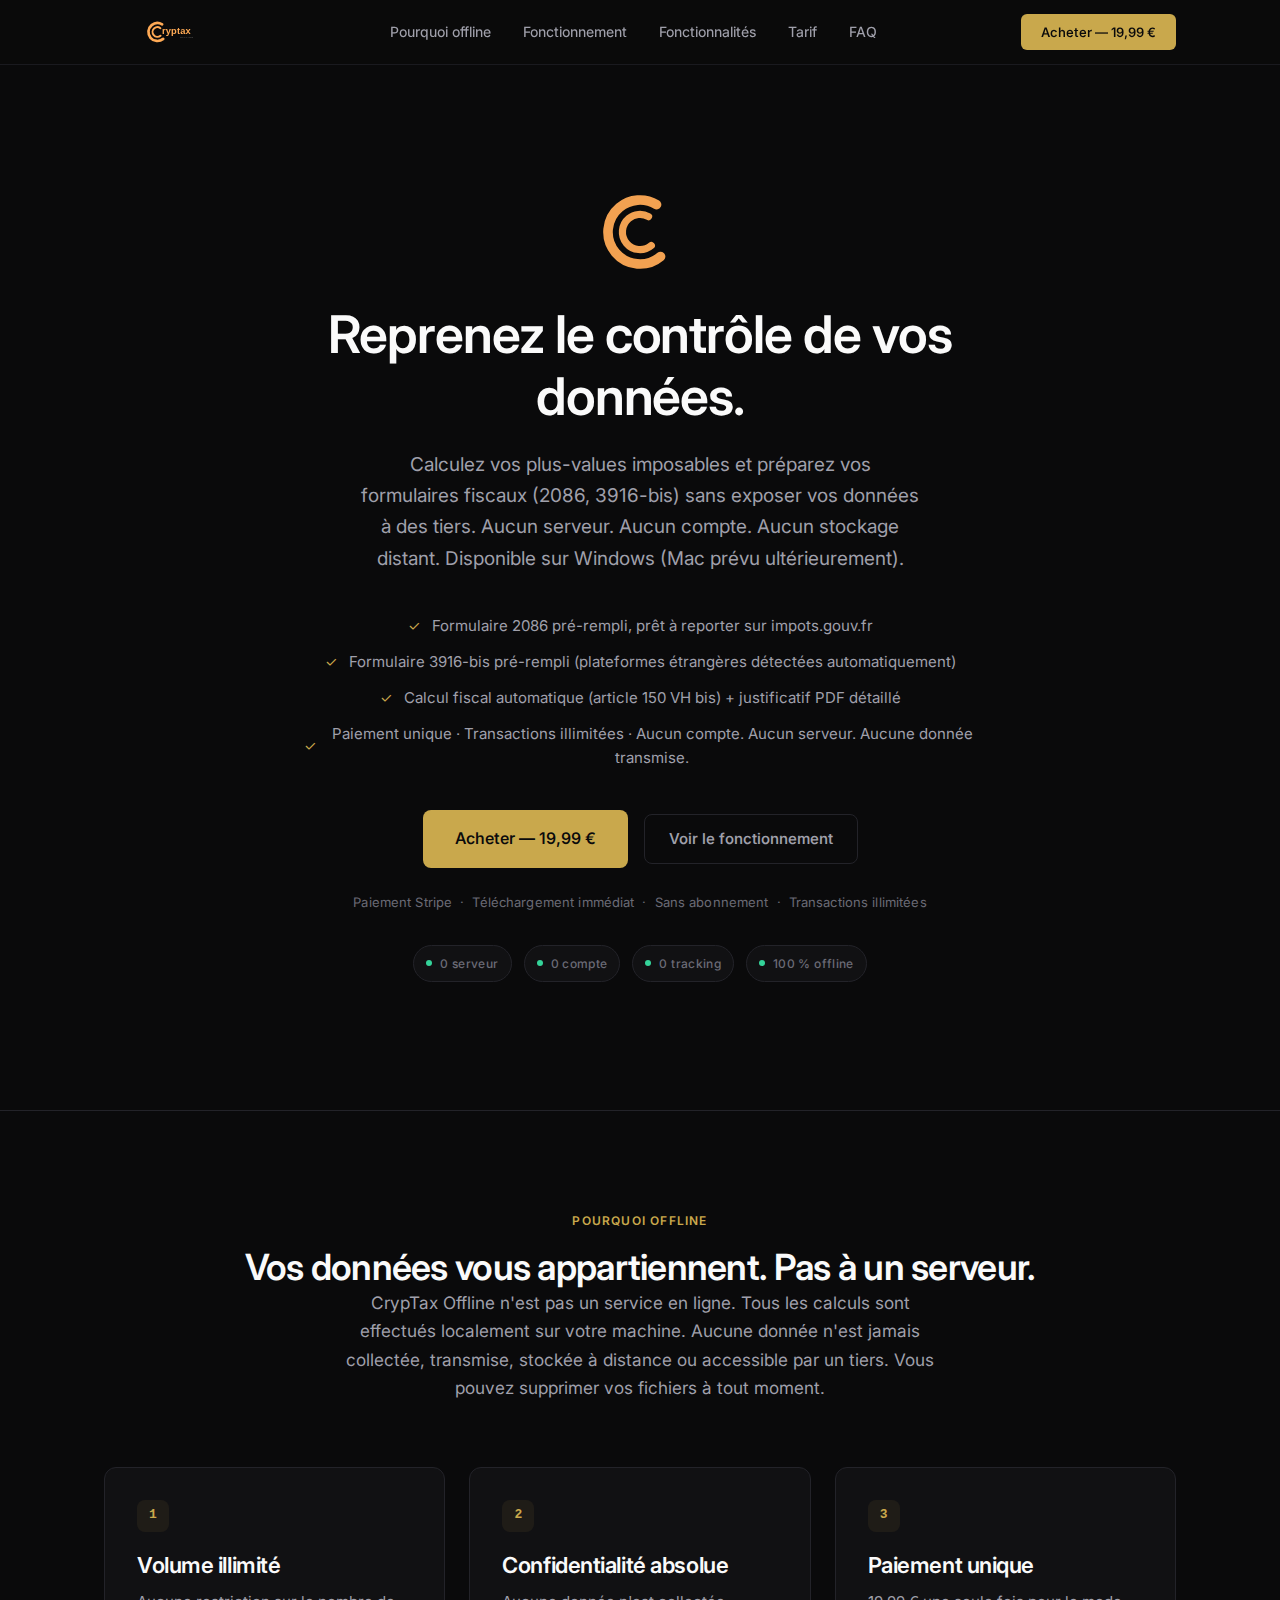
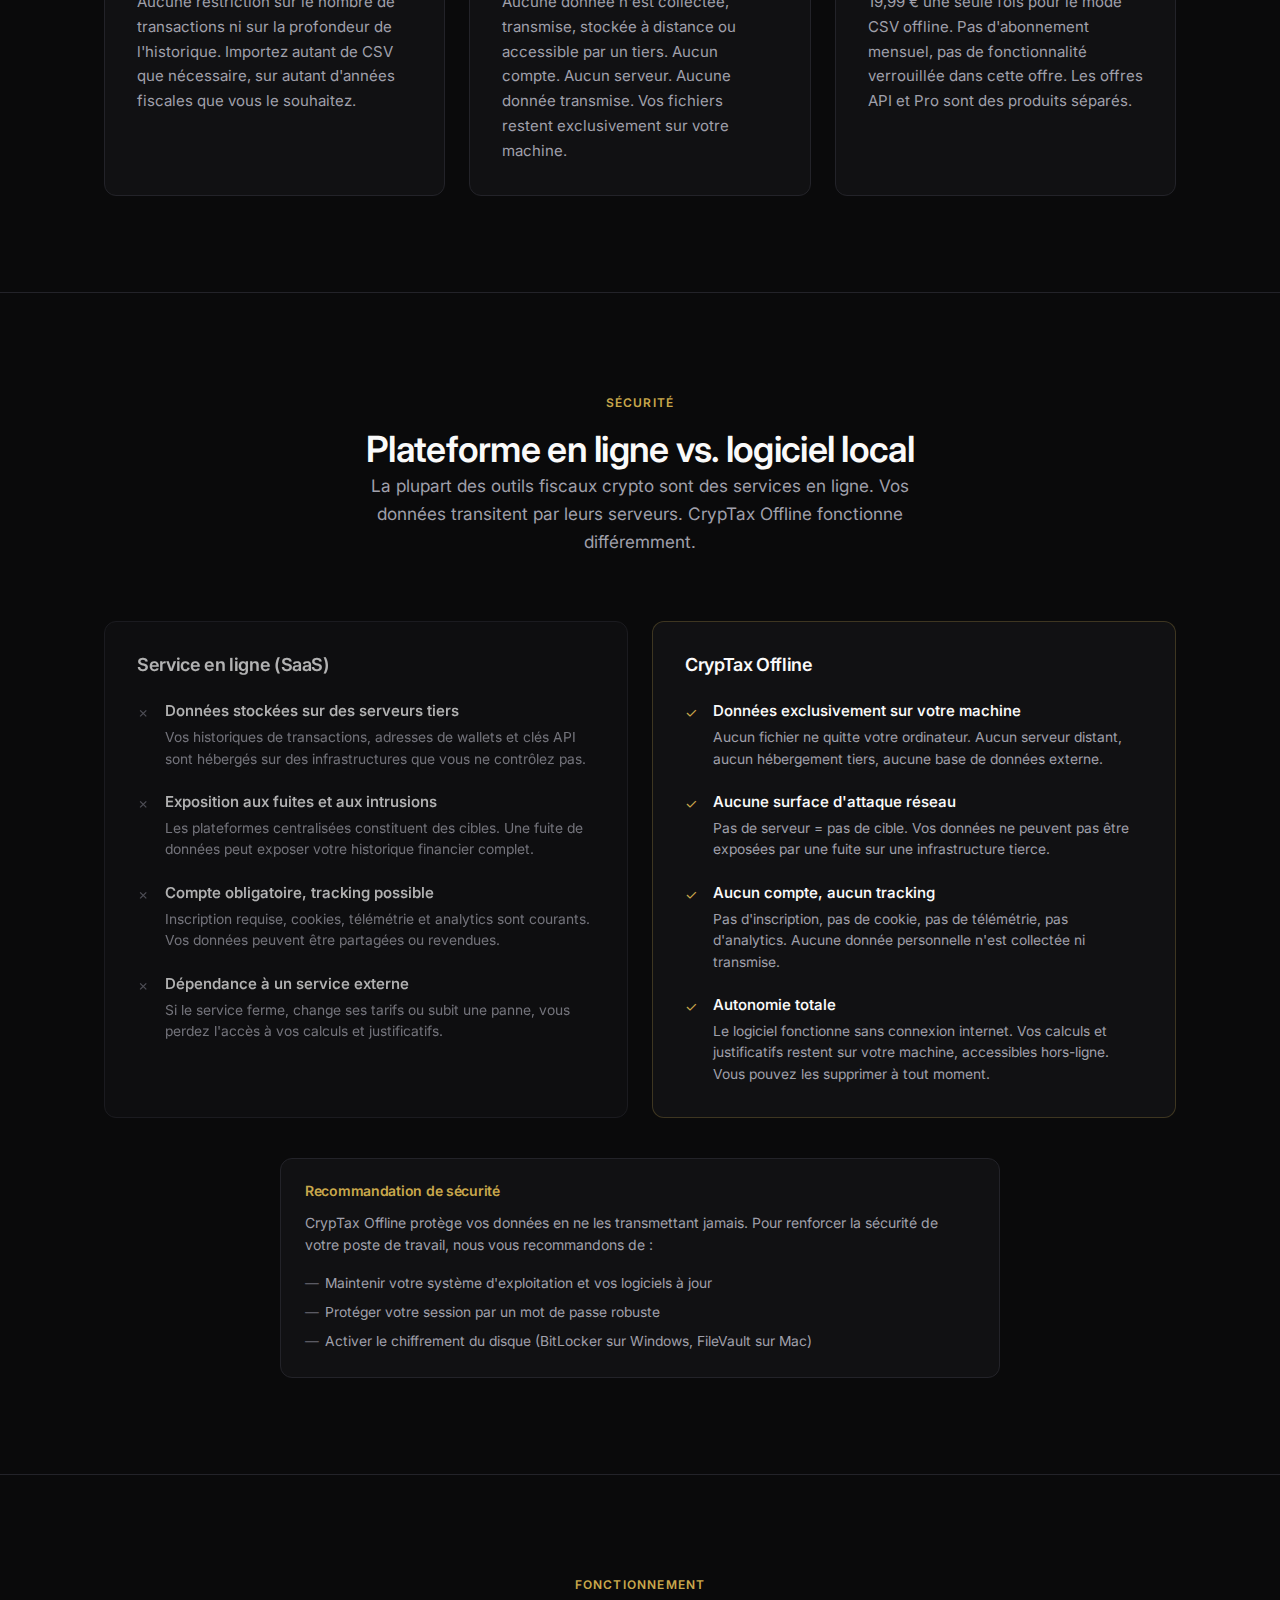
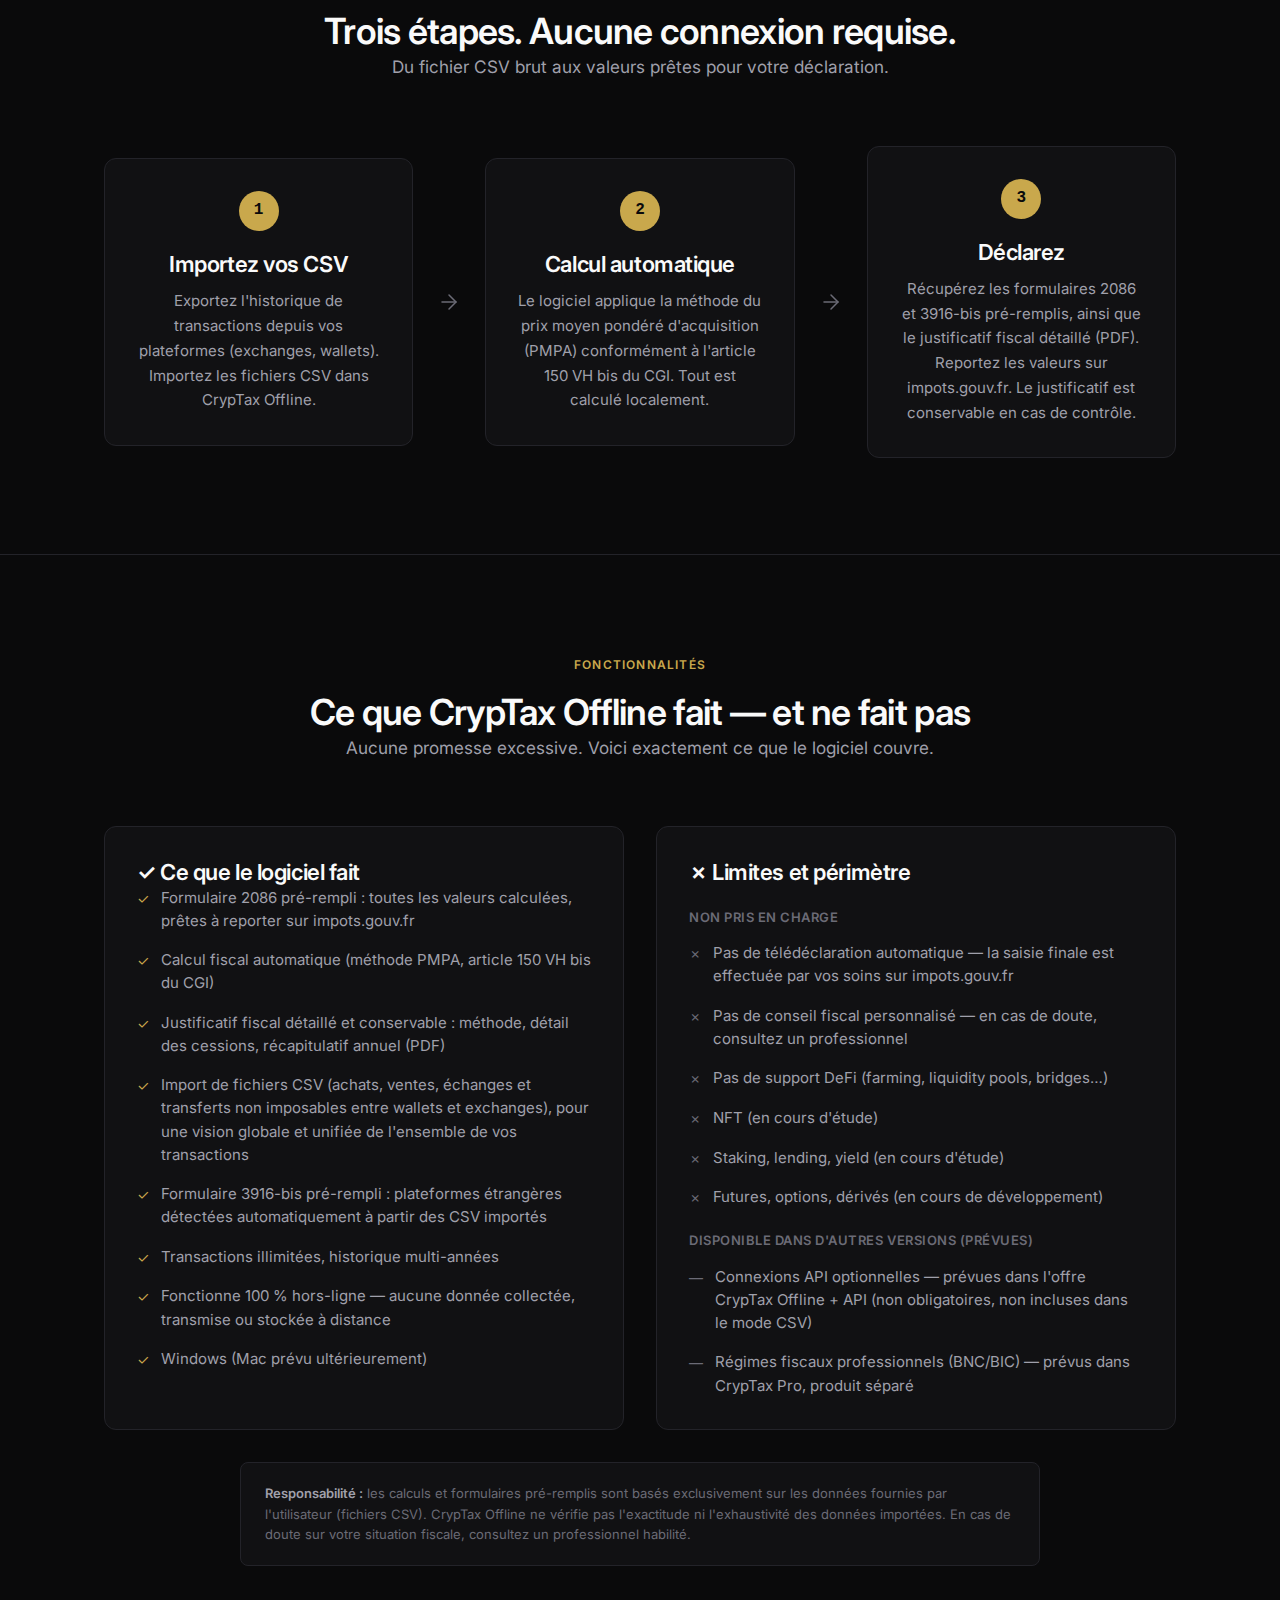
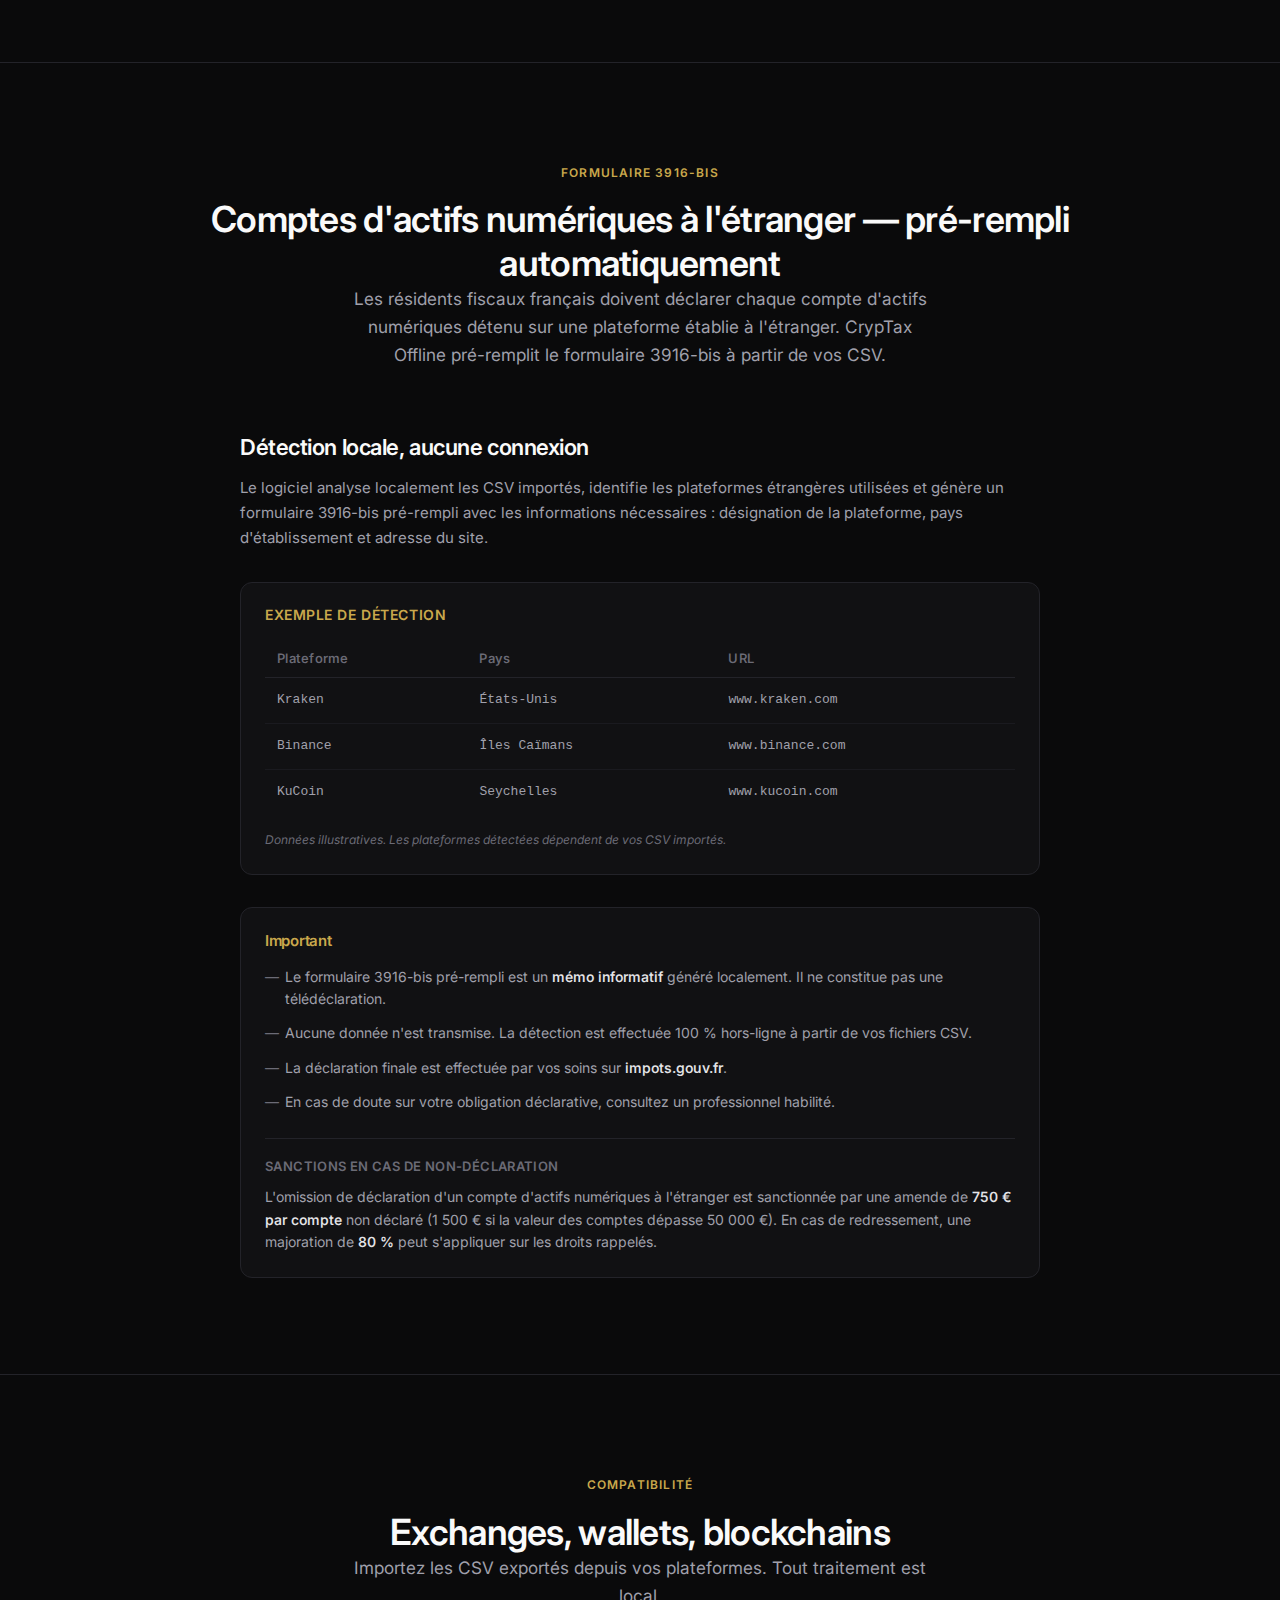
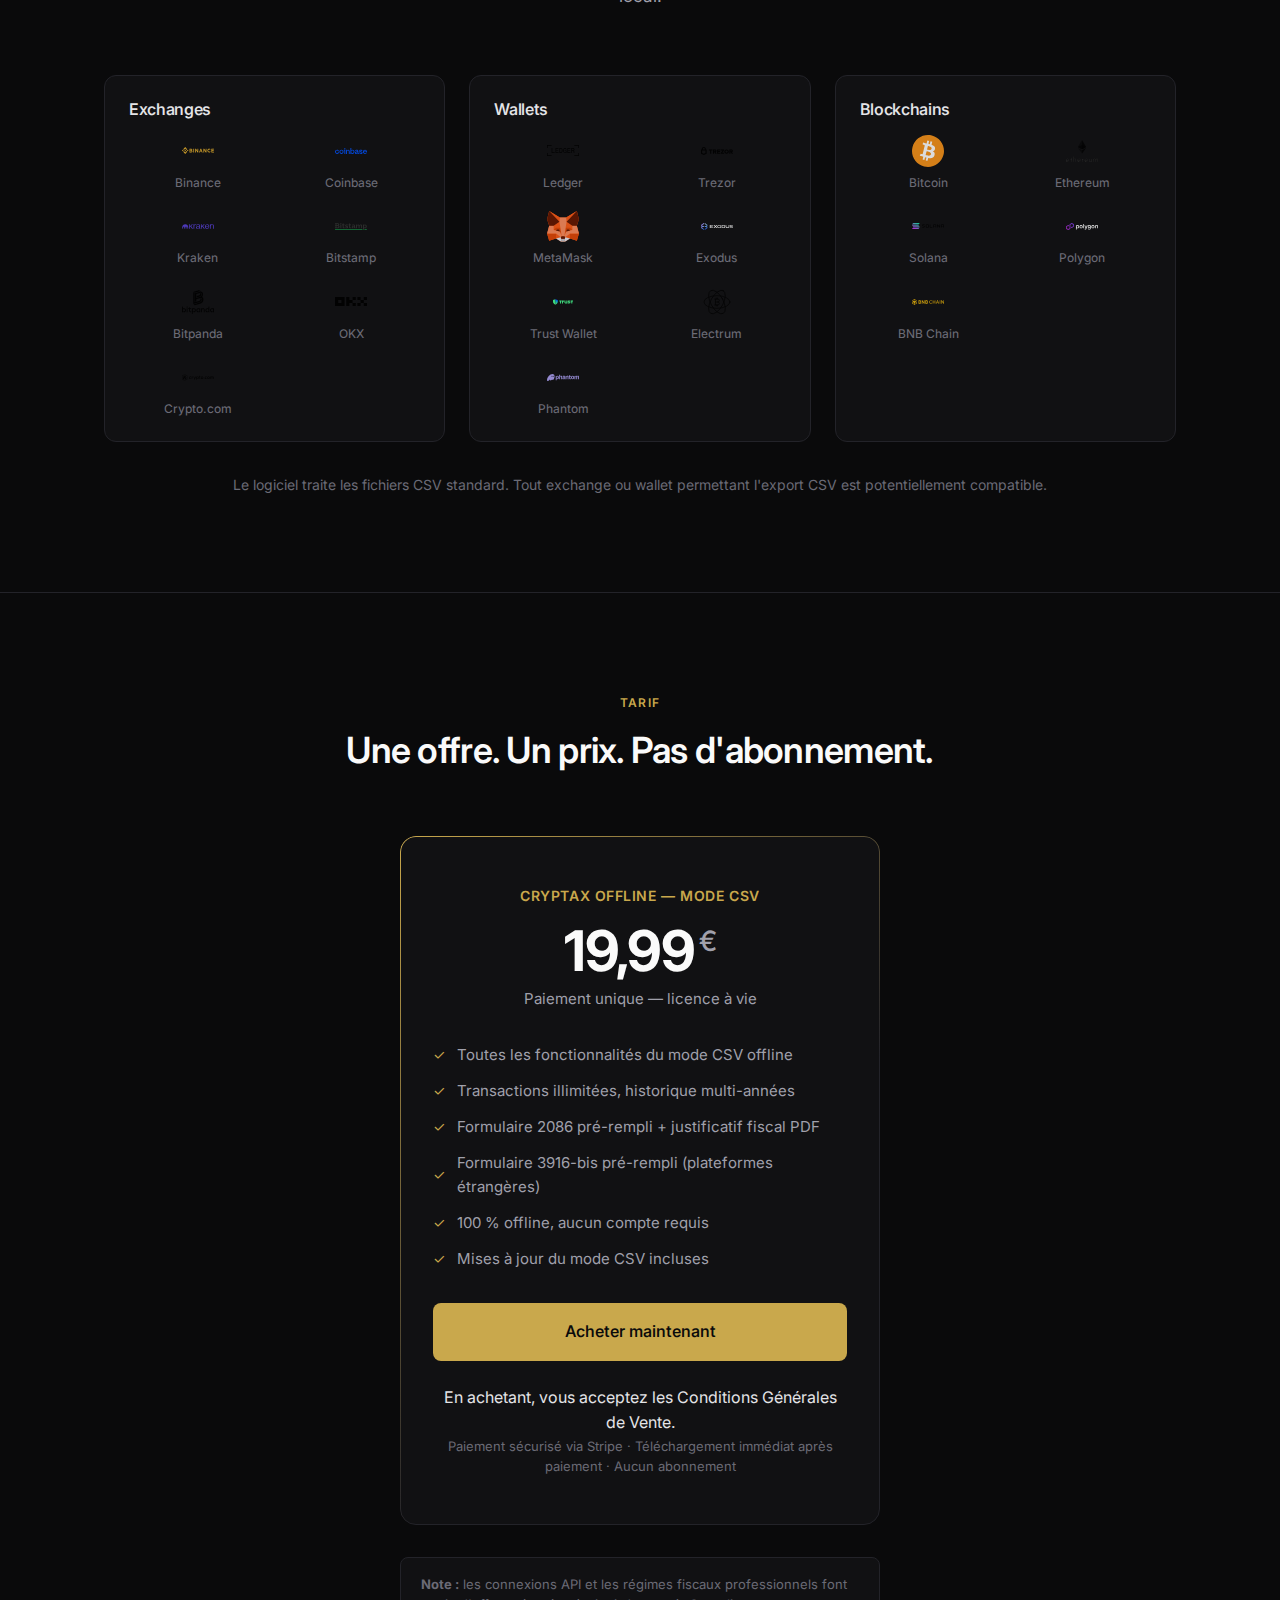
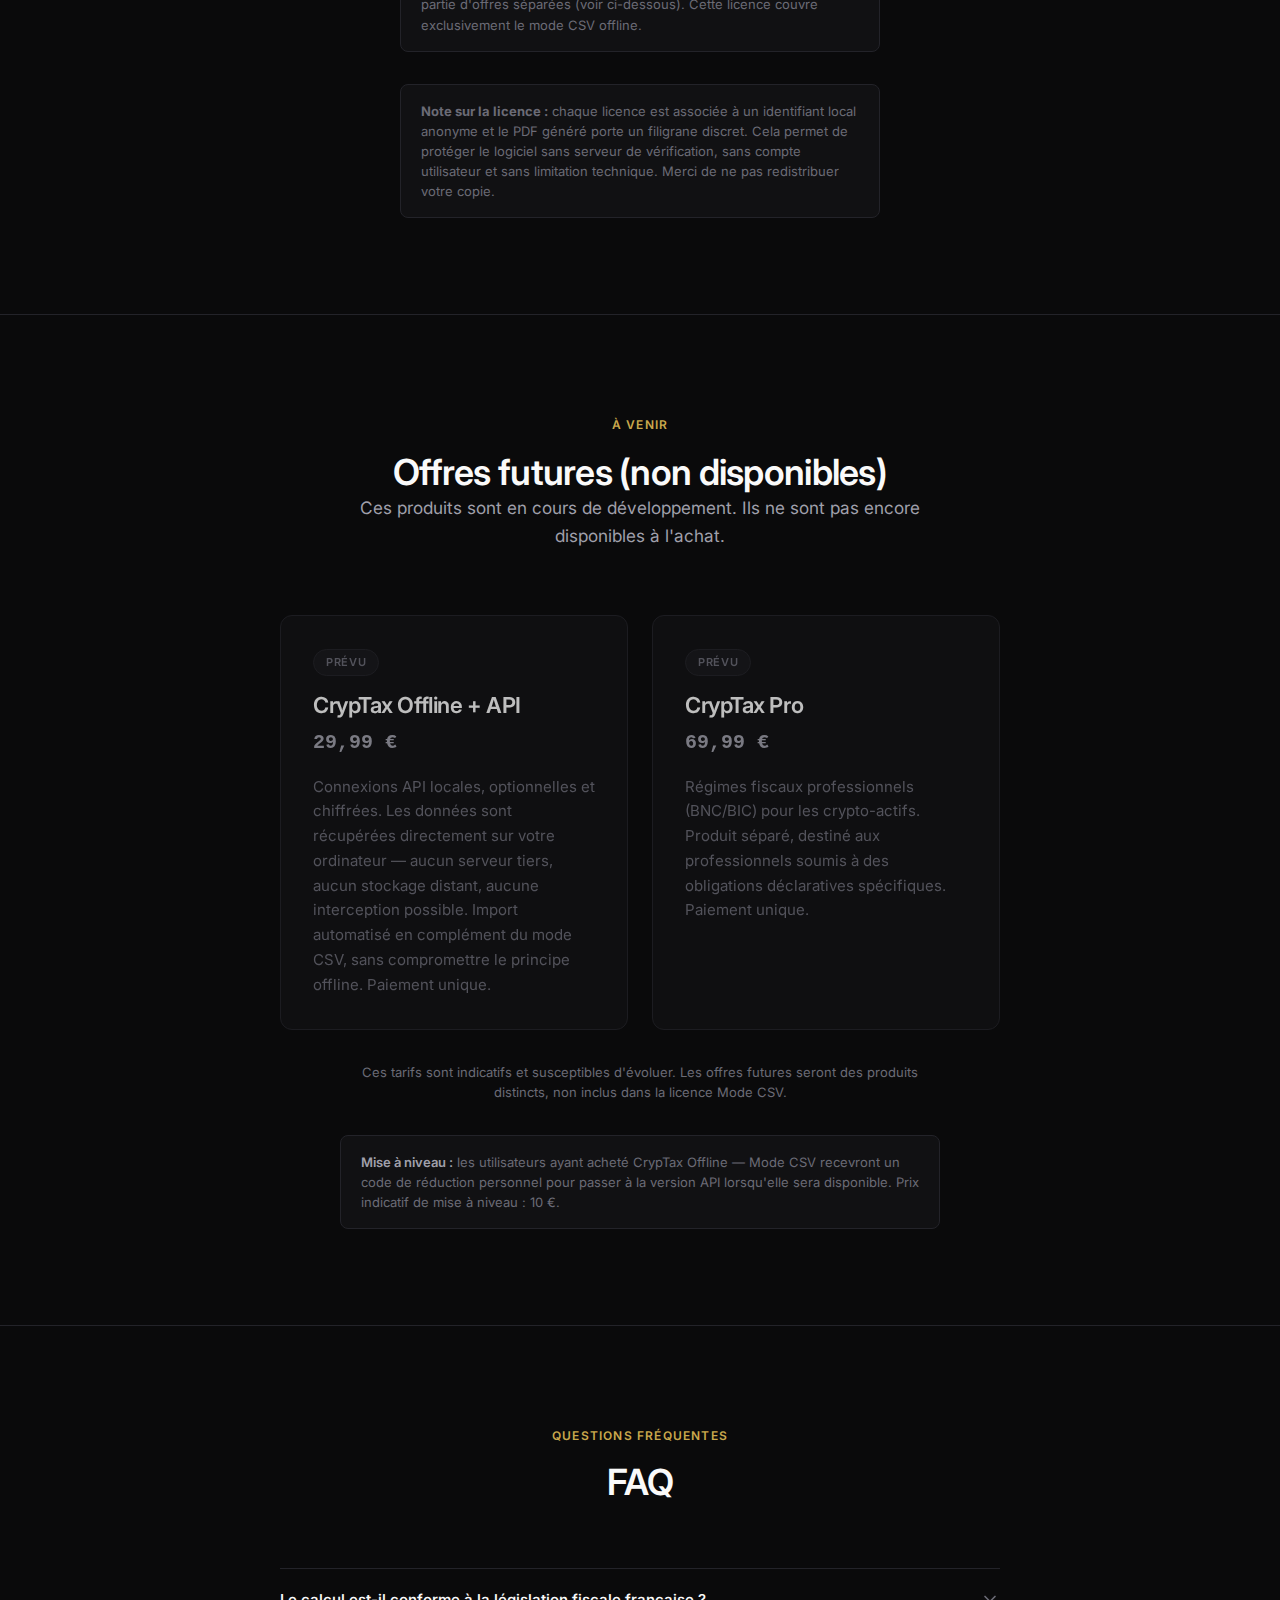
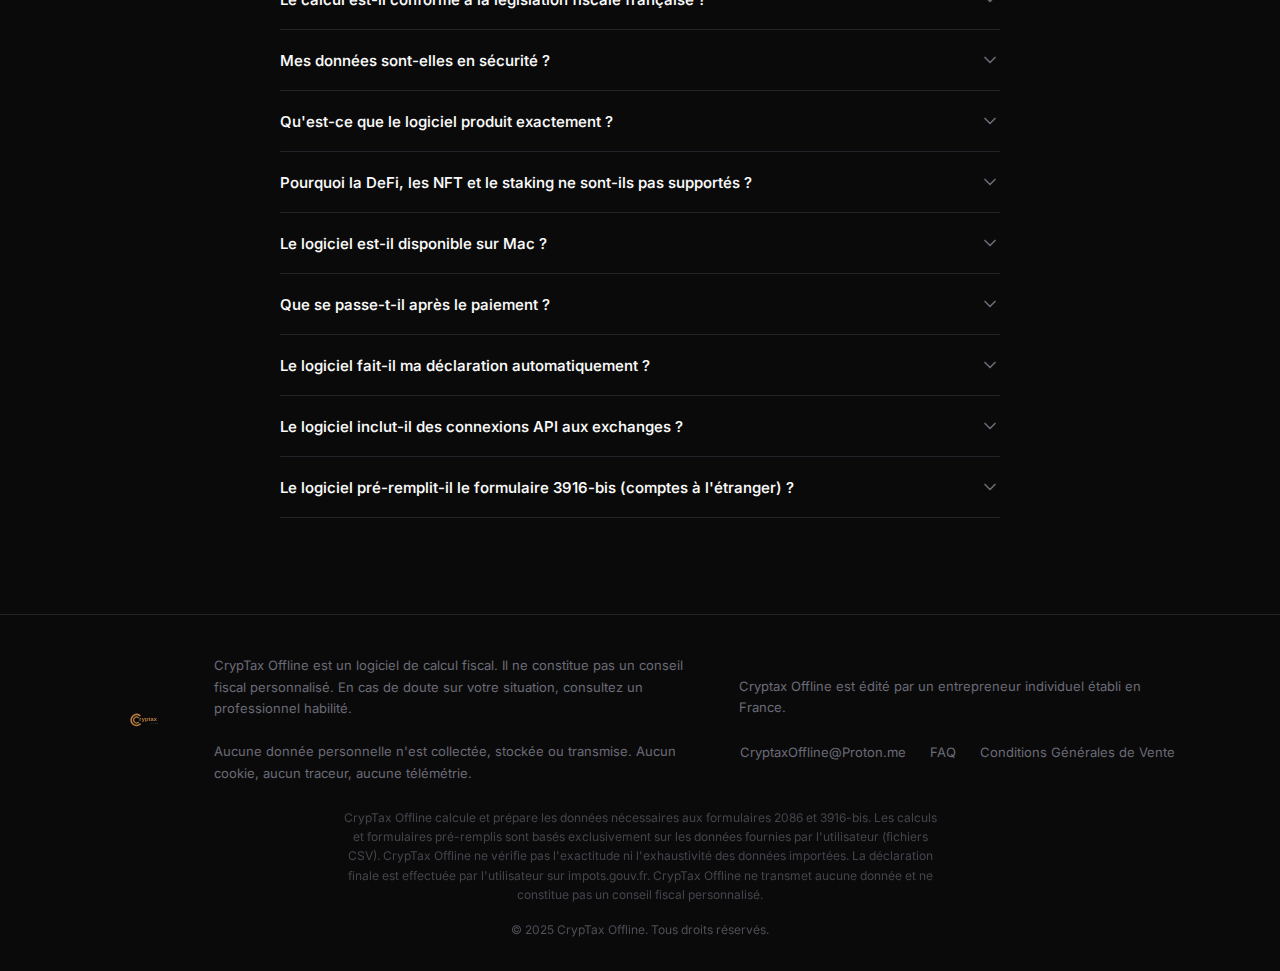
<file: index.html>
<!DOCTYPE html>
<html lang="fr">
<head>
  <meta charset="UTF-8">
  <meta name="viewport" content="width=device-width, initial-scale=1.0">
  <title>CrypTax Offline — Calcul fiscal crypto 100 % local</title>
  <meta name="description" content="Calcul et préparation hors ligne de votre déclaration crypto (CGI art. 150 VH bis). Formulaires 2086 et 3916-bis pré-remplis. Pas de serveur, pas de compte, pas de tracking. Paiement unique 19,99 €.">
  <link rel="icon" type="image/svg+xml" href="assets/logos/cryptax-icon-transparent.svg">
  <link rel="icon" type="image/png" href="assets/logos/cryptax-icon-transparent.png">
  <link rel="preconnect" href="https://fonts.googleapis.com">
  <link rel="preconnect" href="https://fonts.gstatic.com" crossorigin>
  <link href="https://fonts.googleapis.com/css2?family=Inter:wght@400;450;500;550;600;700&display=swap" rel="stylesheet">
  <link rel="stylesheet" href="styles.css">
</head>
<body>

  <!-- ========== NAVIGATION ========== -->
  <nav class="site-nav" aria-label="Navigation principale">
    <div class="container nav-inner">
      <a href="#" aria-label="CrypTax Offline — Accueil">
        <img src="assets/logos/cryptax-logo-transparent.svg" alt="CrypTax Offline" class="nav-logo" width="180" height="36">
      </a>
      <div class="nav-links" role="list">
        <a href="#pourquoi" role="listitem">Pourquoi offline</a>
        <a href="#fonctionnement" role="listitem">Fonctionnement</a>
        <a href="#fonctionnalites" role="listitem">Fonctionnalités</a>
        <a href="#tarif" role="listitem">Tarif</a>
        <a href="#faq" role="listitem">FAQ</a>
      </div>
      <a href="#tarif" class="nav-cta">Acheter — 19,99 €</a>
    </div>
  </nav>

  <main>

    <!-- ========== HERO ========== -->
    <section class="hero" id="hero">
      <div class="container hero-content">
        <img src="assets/logos/cryptax-icon-transparent.svg" alt="" class="hero-icon" aria-hidden="true" width="80" height="80">

        <h1>Reprenez le contrôle de vos données.</h1>

        <p class="hero-subtitle">
          Calculez vos plus-values imposables et préparez vos formulaires fiscaux (2086,&nbsp;3916-bis) sans exposer vos données à des tiers. Aucun serveur. Aucun compte. Aucun stockage distant. Disponible sur Windows (Mac prévu ultérieurement).
        </p>

        <ul class="hero-bullets" role="list">
          <li><span class="check" aria-hidden="true">&#10003;</span> Formulaire 2086 pré-rempli, prêt à reporter sur impots.gouv.fr</li>
          <li><span class="check" aria-hidden="true">&#10003;</span> Formulaire 3916-bis pré-rempli (plateformes étrangères détectées automatiquement)</li>
          <li><span class="check" aria-hidden="true">&#10003;</span> Calcul fiscal automatique (article 150 VH bis) + justificatif PDF détaillé</li>
          <li><span class="check" aria-hidden="true">&#10003;</span> Paiement unique · Transactions illimitées · Aucun compte. Aucun serveur. Aucune donnée transmise.</li>
        </ul>

        <div class="hero-ctas">
          <a href="#tarif" class="btn btn-primary">Acheter — 19,99 €</a>
          <a href="#fonctionnement" class="btn btn-secondary">Voir le fonctionnement</a>
        </div>

        <p class="hero-reassurance">
          Paiement Stripe<span>·</span>Téléchargement immédiat<span>·</span>Sans abonnement<span>·</span>Transactions illimitées
        </p>

        <div class="trust-badges" role="list">
          <span class="trust-badge" role="listitem">0 serveur</span>
          <span class="trust-badge" role="listitem">0 compte</span>
          <span class="trust-badge" role="listitem">0 tracking</span>
          <span class="trust-badge" role="listitem">100 % offline</span>
        </div>
      </div>
    </section>

    <hr class="section-divider">

    <!-- ========== WHY OFFLINE ========== -->
    <section id="pourquoi" aria-labelledby="pourquoi-title">
      <div class="container">
        <div class="section-header">
          <span class="section-label">Pourquoi offline</span>
          <h2 id="pourquoi-title">Vos données vous appartiennent. Pas à un serveur.</h2>
          <p class="section-subtitle">CrypTax Offline n'est pas un service en ligne. Tous les calculs sont effectués localement sur votre machine. Aucune donnée n'est jamais collectée, transmise, stockée à distance ou accessible par un tiers. Vous pouvez supprimer vos fichiers à tout moment.</p>
        </div>

        <div class="pillars-grid">
          <div class="pillar-card">
            <span class="pillar-number">1</span>
            <h3>Volume illimité</h3>
            <p>Aucune restriction sur le nombre de transactions ni sur la profondeur de l'historique. Importez autant de CSV que nécessaire, sur autant d'années fiscales que vous le souhaitez.</p>
          </div>
          <div class="pillar-card">
            <span class="pillar-number">2</span>
            <h3>Confidentialité absolue</h3>
            <p>Aucune donnée n'est collectée, transmise, stockée à distance ou accessible par un tiers. Aucun compte. Aucun serveur. Aucune donnée transmise. Vos fichiers restent exclusivement sur votre machine.</p>
          </div>
          <div class="pillar-card">
            <span class="pillar-number">3</span>
            <h3>Paiement unique</h3>
            <p>19,99 € une seule fois pour le mode CSV offline. Pas d'abonnement mensuel, pas de fonctionnalité verrouillée dans cette offre. Les offres API et Pro sont des produits séparés.</p>
          </div>
        </div>
      </div>
    </section>

    <hr class="section-divider">

    <!-- ========== SAAS COMPARISON ========== -->
    <section id="comparaison" aria-labelledby="comparaison-title">
      <div class="container">
        <div class="section-header">
          <span class="section-label">Sécurité</span>
          <h2 id="comparaison-title">Plateforme en ligne vs. logiciel local</h2>
          <p class="section-subtitle">La plupart des outils fiscaux crypto sont des services en ligne. Vos données transitent par leurs serveurs. CrypTax Offline fonctionne différemment.</p>
        </div>

        <div class="comparison-grid">
          <div class="comparison-card comparison-saas">
            <h3>Service en ligne (SaaS)</h3>
            <ul class="comparison-list">
              <li>
                <span class="comparison-icon negative" aria-hidden="true">&#10007;</span>
                <div>
                  <strong>Données stockées sur des serveurs tiers</strong>
                  <p>Vos historiques de transactions, adresses de wallets et clés API sont hébergés sur des infrastructures que vous ne contrôlez pas.</p>
                </div>
              </li>
              <li>
                <span class="comparison-icon negative" aria-hidden="true">&#10007;</span>
                <div>
                  <strong>Exposition aux fuites et aux intrusions</strong>
                  <p>Les plateformes centralisées constituent des cibles. Une fuite de données peut exposer votre historique financier complet.</p>
                </div>
              </li>
              <li>
                <span class="comparison-icon negative" aria-hidden="true">&#10007;</span>
                <div>
                  <strong>Compte obligatoire, tracking possible</strong>
                  <p>Inscription requise, cookies, télémétrie et analytics sont courants. Vos données peuvent être partagées ou revendues.</p>
                </div>
              </li>
              <li>
                <span class="comparison-icon negative" aria-hidden="true">&#10007;</span>
                <div>
                  <strong>Dépendance à un service externe</strong>
                  <p>Si le service ferme, change ses tarifs ou subit une panne, vous perdez l'accès à vos calculs et justificatifs.</p>
                </div>
              </li>
            </ul>
          </div>

          <div class="comparison-card comparison-offline">
            <h3>CrypTax Offline</h3>
            <ul class="comparison-list">
              <li>
                <span class="comparison-icon positive" aria-hidden="true">&#10003;</span>
                <div>
                  <strong>Données exclusivement sur votre machine</strong>
                  <p>Aucun fichier ne quitte votre ordinateur. Aucun serveur distant, aucun hébergement tiers, aucune base de données externe.</p>
                </div>
              </li>
              <li>
                <span class="comparison-icon positive" aria-hidden="true">&#10003;</span>
                <div>
                  <strong>Aucune surface d'attaque réseau</strong>
                  <p>Pas de serveur = pas de cible. Vos données ne peuvent pas être exposées par une fuite sur une infrastructure tierce.</p>
                </div>
              </li>
              <li>
                <span class="comparison-icon positive" aria-hidden="true">&#10003;</span>
                <div>
                  <strong>Aucun compte, aucun tracking</strong>
                  <p>Pas d'inscription, pas de cookie, pas de télémétrie, pas d'analytics. Aucune donnée personnelle n'est collectée ni transmise.</p>
                </div>
              </li>
              <li>
                <span class="comparison-icon positive" aria-hidden="true">&#10003;</span>
                <div>
                  <strong>Autonomie totale</strong>
                  <p>Le logiciel fonctionne sans connexion internet. Vos calculs et justificatifs restent sur votre machine, accessibles hors-ligne. Vous pouvez les supprimer à tout moment.</p>
                </div>
              </li>
            </ul>
          </div>
        </div>

        <div class="security-recommendation">
          <h4>Recommandation de sécurité</h4>
          <p>CrypTax Offline protège vos données en ne les transmettant jamais. Pour renforcer la sécurité de votre poste de travail, nous vous recommandons de :</p>
          <ul>
            <li>Maintenir votre système d'exploitation et vos logiciels à jour</li>
            <li>Protéger votre session par un mot de passe robuste</li>
            <li>Activer le chiffrement du disque (BitLocker sur Windows, FileVault sur Mac)</li>
          </ul>
        </div>
      </div>
    </section>

    <hr class="section-divider">

    <!-- ========== HOW IT WORKS ========== -->
    <section id="fonctionnement" aria-labelledby="fonctionnement-title">
      <div class="container">
        <div class="section-header">
          <span class="section-label">Fonctionnement</span>
          <h2 id="fonctionnement-title">Trois étapes. Aucune connexion requise.</h2>
          <p class="section-subtitle">Du fichier CSV brut aux valeurs prêtes pour votre déclaration.</p>
        </div>

        <div class="steps-grid">
          <div class="step-card">
            <span class="step-number">1</span>
            <h3>Importez vos CSV</h3>
            <p>Exportez l'historique de transactions depuis vos plateformes (exchanges, wallets). Importez les fichiers CSV dans CrypTax Offline.</p>
          </div>

          <div class="step-connector" aria-hidden="true">
            <svg width="24" height="24" viewBox="0 0 24 24" fill="none" stroke="currentColor" stroke-width="1.5" stroke-linecap="round" stroke-linejoin="round"><path d="M5 12h14"/><path d="m12 5 7 7-7 7"/></svg>
          </div>

          <div class="step-card">
            <span class="step-number">2</span>
            <h3>Calcul automatique</h3>
            <p>Le logiciel applique la méthode du prix moyen pondéré d'acquisition (PMPA) conformément à l'article 150&nbsp;VH&nbsp;bis du CGI. Tout est calculé localement.</p>
          </div>

          <div class="step-connector" aria-hidden="true">
            <svg width="24" height="24" viewBox="0 0 24 24" fill="none" stroke="currentColor" stroke-width="1.5" stroke-linecap="round" stroke-linejoin="round"><path d="M5 12h14"/><path d="m12 5 7 7-7 7"/></svg>
          </div>

          <div class="step-card">
            <span class="step-number">3</span>
            <h3>Déclarez</h3>
            <p>Récupérez les formulaires 2086 et 3916-bis pré-remplis, ainsi que le justificatif fiscal détaillé (PDF). Reportez les valeurs sur impots.gouv.fr. Le justificatif est conservable en cas de contrôle.</p>
          </div>
        </div>
      </div>
    </section>

    <hr class="section-divider">

    <!-- ========== FEATURES & LIMITS ========== -->
    <section id="fonctionnalites" aria-labelledby="fonctionnalites-title">
      <div class="container">
        <div class="section-header">
          <span class="section-label">Fonctionnalités</span>
          <h2 id="fonctionnalites-title">Ce que CrypTax Offline fait — et ne fait pas</h2>
          <p class="section-subtitle">Aucune promesse excessive. Voici exactement ce que le logiciel couvre.</p>
        </div>

        <div class="features-grid">
          <div class="features-card">
            <h3>
              <span class="icon-yes" aria-hidden="true">&#10003;</span>
              Ce que le logiciel fait
            </h3>
            <ul class="features-list" role="list">
              <li><span class="marker yes" aria-hidden="true">&#10003;</span> Formulaire 2086 pré-rempli : toutes les valeurs calculées, prêtes à reporter sur impots.gouv.fr</li>
              <li><span class="marker yes" aria-hidden="true">&#10003;</span> Calcul fiscal automatique (méthode PMPA, article 150 VH bis du CGI)</li>
              <li><span class="marker yes" aria-hidden="true">&#10003;</span> Justificatif fiscal détaillé et conservable : méthode, détail des cessions, récapitulatif annuel (PDF)</li>
              <li><span class="marker yes" aria-hidden="true">&#10003;</span> Import de fichiers CSV (achats, ventes, échanges et transferts non imposables entre wallets et exchanges), pour une vision globale et unifiée de l'ensemble de vos transactions</li>
              <li><span class="marker yes" aria-hidden="true">&#10003;</span> Formulaire 3916-bis pré-rempli : plateformes étrangères détectées automatiquement à partir des CSV importés</li>
              <li><span class="marker yes" aria-hidden="true">&#10003;</span> Transactions illimitées, historique multi-années</li>
              <li><span class="marker yes" aria-hidden="true">&#10003;</span> Fonctionne 100 % hors-ligne — aucune donnée collectée, transmise ou stockée à distance</li>
              <li><span class="marker yes" aria-hidden="true">&#10003;</span> Windows (Mac prévu ultérieurement)</li>
            </ul>
          </div>

          <div class="features-card">
            <h3>
              <span class="icon-no" aria-hidden="true">&#10007;</span>
              Limites et périmètre
            </h3>

            <h4 class="features-subheading">Non pris en charge</h4>
            <ul class="features-list" role="list">
              <li><span class="marker no" aria-hidden="true">&#10007;</span> Pas de télédéclaration automatique — la saisie finale est effectuée par vos soins sur impots.gouv.fr</li>
              <li><span class="marker no" aria-hidden="true">&#10007;</span> Pas de conseil fiscal personnalisé — en cas de doute, consultez un professionnel</li>
              <li><span class="marker no" aria-hidden="true">&#10007;</span> Pas de support DeFi (farming, liquidity pools, bridges…)</li>
              <li><span class="marker no" aria-hidden="true">&#10007;</span> NFT (en cours d'étude)</li>
              <li><span class="marker no" aria-hidden="true">&#10007;</span> Staking, lending, yield (en cours d'étude)</li>
              <li><span class="marker no" aria-hidden="true">&#10007;</span> Futures, options, dérivés (en cours de développement)</li>
            </ul>

            <h4 class="features-subheading">Disponible dans d'autres versions (prévues)</h4>
            <ul class="features-list" role="list">
              <li><span class="marker no" aria-hidden="true">&#8212;</span> Connexions API optionnelles — prévues dans l'offre CrypTax Offline + API (non obligatoires, non incluses dans le mode CSV)</li>
              <li><span class="marker no" aria-hidden="true">&#8212;</span> Régimes fiscaux professionnels (BNC/BIC) — prévus dans CrypTax Pro, produit séparé</li>
            </ul>
          </div>
        </div>

        <div class="features-responsibility">
          <p><strong>Responsabilité :</strong> les calculs et formulaires pré-remplis sont basés exclusivement sur les données fournies par l'utilisateur (fichiers CSV). CrypTax Offline ne vérifie pas l'exactitude ni l'exhaustivité des données importées. En cas de doute sur votre situation fiscale, consultez un professionnel habilité.</p>
        </div>
      </div>
    </section>

    <hr class="section-divider">

    <!-- ========== 3916-BIS ========== -->
    <section id="3916-bis" aria-labelledby="3916bis-title">
      <div class="container">
        <div class="section-header">
          <span class="section-label">Formulaire 3916-bis</span>
          <h2 id="3916bis-title">Comptes d'actifs numériques à l'étranger — pré-rempli automatiquement</h2>
          <p class="section-subtitle">Les résidents fiscaux français doivent déclarer chaque compte d'actifs numériques détenu sur une plateforme établie à l'étranger. CrypTax Offline pré-remplit le formulaire 3916-bis à partir de vos CSV.</p>
        </div>

        <div class="cerfa3916-content">
          <div class="cerfa3916-explanation">
            <h3>Détection locale, aucune connexion</h3>
            <p>Le logiciel analyse localement les CSV importés, identifie les plateformes étrangères utilisées et génère un formulaire 3916-bis pré-rempli avec les informations nécessaires : désignation de la plateforme, pays d'établissement et adresse du site.</p>

            <div class="cerfa3916-example">
              <h4>Exemple de détection</h4>
              <table class="cerfa3916-table" role="table">
                <thead>
                  <tr>
                    <th scope="col">Plateforme</th>
                    <th scope="col">Pays</th>
                    <th scope="col">URL</th>
                  </tr>
                </thead>
                <tbody>
                  <tr>
                    <td>Kraken</td>
                    <td>États-Unis</td>
                    <td>www.kraken.com</td>
                  </tr>
                  <tr>
                    <td>Binance</td>
                    <td>Îles Caïmans</td>
                    <td>www.binance.com</td>
                  </tr>
                  <tr>
                    <td>KuCoin</td>
                    <td>Seychelles</td>
                    <td>www.kucoin.com</td>
                  </tr>
                </tbody>
              </table>
              <p class="cerfa3916-example-note">Données illustratives. Les plateformes détectées dépendent de vos CSV importés.</p>
            </div>
          </div>

          <div class="cerfa3916-disclaimer">
            <h4>Important</h4>
            <ul>
              <li>Le formulaire 3916-bis pré-rempli est un <strong>mémo informatif</strong> généré localement. Il ne constitue pas une télédéclaration.</li>
              <li>Aucune donnée n'est transmise. La détection est effectuée 100 % hors-ligne à partir de vos fichiers CSV.</li>
              <li>La déclaration finale est effectuée par vos soins sur <strong>impots.gouv.fr</strong>.</li>
              <li>En cas de doute sur votre obligation déclarative, consultez un professionnel habilité.</li>
            </ul>

            <div class="cerfa3916-sanctions">
              <h4>Sanctions en cas de non-déclaration</h4>
              <p>L'omission de déclaration d'un compte d'actifs numériques à l'étranger est sanctionnée par une amende de <strong>750 € par compte</strong> non déclaré (1 500 € si la valeur des comptes dépasse 50 000 €). En cas de redressement, une majoration de <strong>80 %</strong> peut s'appliquer sur les droits rappelés.</p>
            </div>
          </div>
        </div>
      </div>
    </section>

    <hr class="section-divider">

    <!-- ========== COMPATIBILITY ========== -->
    <section id="compatibilite" class="compat-section" aria-labelledby="compat-title">
      <div class="container">
        <div class="section-header">
          <span class="section-label">Compatibilité</span>
          <h2 id="compat-title">Exchanges, wallets, blockchains</h2>
          <p class="section-subtitle">Importez les CSV exportés depuis vos plateformes. Tout traitement est local.</p>
        </div>

        <div class="compat-grid">
          <div class="compat-card">
            <h3>Exchanges</h3>
            <div class="compat-logos">
              <div class="compat-logo-item">
                <img src="assets/logos/Exchanges/Binance.svg" alt="Binance" class="compat-logo" width="32" height="32">
                <span>Binance</span>
              </div>
              <div class="compat-logo-item">
                <img src="assets/logos/Exchanges/Coinbase.svg" alt="Coinbase" class="compat-logo" width="32" height="32">
                <span>Coinbase</span>
              </div>
              <div class="compat-logo-item">
                <img src="assets/logos/Exchanges/Kraken.svg" alt="Kraken" class="compat-logo" width="32" height="32">
                <span>Kraken</span>
              </div>
              <div class="compat-logo-item">
                <img src="assets/logos/Exchanges/Bitstamp.svg" alt="Bitstamp" class="compat-logo" width="32" height="32">
                <span>Bitstamp</span>
              </div>
              <div class="compat-logo-item">
                <img src="assets/logos/Exchanges/Bitpanda.svg" alt="Bitpanda" class="compat-logo" width="32" height="32">
                <span>Bitpanda</span>
              </div>
              <div class="compat-logo-item">
                <img src="assets/logos/Exchanges/OKX.svg" alt="OKX" class="compat-logo" width="32" height="32">
                <span>OKX</span>
              </div>
              <div class="compat-logo-item">
                <img src="assets/logos/Exchanges/Crypto.com.svg" alt="Crypto.com" class="compat-logo" width="32" height="32">
                <span>Crypto.com</span>
              </div>
            </div>
          </div>
          <div class="compat-card">
            <h3>Wallets</h3>
            <div class="compat-logos">
              <div class="compat-logo-item">
                <img src="assets/logos/wallets/Ledger.svg" alt="Ledger" class="compat-logo" width="32" height="32">
                <span>Ledger</span>
              </div>
              <div class="compat-logo-item">
                <img src="assets/logos/wallets/Trezor.svg" alt="Trezor" class="compat-logo" width="32" height="32">
                <span>Trezor</span>
              </div>
              <div class="compat-logo-item">
                <img src="assets/logos/wallets/Metamask.svg" alt="MetaMask" class="compat-logo" width="32" height="32">
                <span>MetaMask</span>
              </div>
              <div class="compat-logo-item">
                <img src="assets/logos/wallets/Exodus.svg" alt="Exodus" class="compat-logo" width="32" height="32">
                <span>Exodus</span>
              </div>
              <div class="compat-logo-item">
                <img src="assets/logos/wallets/Trust%20Wallet.svg" alt="Trust Wallet" class="compat-logo" width="32" height="32">
                <span>Trust Wallet</span>
              </div>
              <div class="compat-logo-item">
                <img src="assets/logos/wallets/Electrum.svg" alt="Electrum" class="compat-logo" width="32" height="32">
                <span>Electrum</span>
              </div>
              <div class="compat-logo-item">
                <img src="assets/logos/wallets/Phantom.svg" alt="Phantom" class="compat-logo" width="32" height="32">
                <span>Phantom</span>
              </div>
            </div>
          </div>
          <div class="compat-card">
            <h3>Blockchains</h3>
            <div class="compat-logos">
              <div class="compat-logo-item">
                <img src="assets/logos/Blockchain/Bitcoin.svg" alt="Bitcoin" class="compat-logo" width="32" height="32">
                <span>Bitcoin</span>
              </div>
              <div class="compat-logo-item">
                <img src="assets/logos/Blockchain/Ethereum.svg" alt="Ethereum" class="compat-logo" width="32" height="32">
                <span>Ethereum</span>
              </div>
              <div class="compat-logo-item">
                <img src="assets/logos/Blockchain/Solana.svg" alt="Solana" class="compat-logo" width="32" height="32">
                <span>Solana</span>
              </div>
              <div class="compat-logo-item">
                <img src="assets/logos/Blockchain/Polygon.svg" alt="Polygon" class="compat-logo" width="32" height="32">
                <span>Polygon</span>
              </div>
              <div class="compat-logo-item">
                <img src="assets/logos/Blockchain/BNB%20Chain.svg" alt="BNB Chain" class="compat-logo" width="32" height="32">
                <span>BNB Chain</span>
              </div>
            </div>
          </div>
        </div>

        <p class="compat-note">Le logiciel traite les fichiers CSV standard. Tout exchange ou wallet permettant l'export CSV est potentiellement compatible.</p>
      </div>
    </section>

    <hr class="section-divider">

    <!-- ========== PRICING ========== -->
    <section id="tarif" class="pricing-section" aria-labelledby="tarif-title">
      <div class="container">
        <div class="section-header">
          <span class="section-label">Tarif</span>
          <h2 id="tarif-title">Une offre. Un prix. Pas d'abonnement.</h2>
        </div>

        <div class="pricing-card">
          <p class="pricing-tier-name">CrypTax Offline — Mode CSV</p>
          <div class="pricing-amount">19,99<span class="currency">&nbsp;€</span></div>
          <p class="pricing-label">Paiement unique — licence à vie</p>

          <ul class="pricing-features" role="list">
            <li><span class="check" aria-hidden="true">&#10003;</span> Toutes les fonctionnalités du mode CSV offline</li>
            <li><span class="check" aria-hidden="true">&#10003;</span> Transactions illimitées, historique multi-années</li>
            <li><span class="check" aria-hidden="true">&#10003;</span> Formulaire 2086 pré-rempli + justificatif fiscal PDF</li>
            <li><span class="check" aria-hidden="true">&#10003;</span> Formulaire 3916-bis pré-rempli (plateformes étrangères)</li>
            <li><span class="check" aria-hidden="true">&#10003;</span> 100 % offline, aucun compte requis</li>
            <li><span class="check" aria-hidden="true">&#10003;</span> Mises à jour du mode CSV incluses</li>
          </ul>

          <a href="https://buy.stripe.com/bJe7sLdhfeg52EnbyV8Vi00" target="_blank" rel="noopener" class="btn btn-primary pricing-cta">Acheter maintenant</a>

          <p class="pricing-cgv">
            En achetant, vous acceptez les <a href="/cgv.html" target="_blank">Conditions Générales de Vente</a>.
          </p>

          <p class="pricing-reassurance">
            Paiement sécurisé via Stripe · Téléchargement immédiat après paiement · Aucun abonnement
          </p>
        </div>

        <p class="pricing-note">
          <strong>Note :</strong> les connexions API et les régimes fiscaux professionnels font partie d'offres séparées (voir ci-dessous). Cette licence couvre exclusivement le mode CSV offline.
        </p>

        <p class="pricing-note">
          <strong>Note sur la licence :</strong> chaque licence est associée à un identifiant local anonyme et le PDF généré porte un filigrane discret. Cela permet de protéger le logiciel sans serveur de vérification, sans compte utilisateur et sans limitation technique. Merci de ne pas redistribuer votre copie.
        </p>
      </div>
    </section>

    <hr class="section-divider">

    <!-- ========== FUTURE OFFERS ========== -->
    <section id="offres-futures" aria-labelledby="offres-futures-title">
      <div class="container">
        <div class="section-header">
          <span class="section-label">À venir</span>
          <h2 id="offres-futures-title">Offres futures (non disponibles)</h2>
          <p class="section-subtitle">Ces produits sont en cours de développement. Ils ne sont pas encore disponibles à l'achat.</p>
        </div>

        <div class="future-grid">
          <div class="future-card">
            <span class="future-badge">Prévu</span>
            <h3>CrypTax Offline + API</h3>
            <div class="future-price">29,99 €</div>
            <p>Connexions API locales, optionnelles et chiffrées. Les données sont récupérées directement sur votre ordinateur — aucun serveur tiers, aucun stockage distant, aucune interception possible. Import automatisé en complément du mode CSV, sans compromettre le principe offline. Paiement unique.</p>
          </div>
          <div class="future-card">
            <span class="future-badge">Prévu</span>
            <h3>CrypTax Pro</h3>
            <div class="future-price">69,99 €</div>
            <p>Régimes fiscaux professionnels (BNC/BIC) pour les crypto-actifs. Produit séparé, destiné aux professionnels soumis à des obligations déclaratives spécifiques. Paiement unique.</p>
          </div>
        </div>

        <p class="future-note">Ces tarifs sont indicatifs et susceptibles d'évoluer. Les offres futures seront des produits distincts, non inclus dans la licence Mode CSV.</p>

        <p class="future-note future-upgrade">
          <strong>Mise à niveau :</strong> les utilisateurs ayant acheté CrypTax Offline — Mode CSV recevront un code de réduction personnel pour passer à la version API lorsqu'elle sera disponible. Prix indicatif de mise à niveau : 10&nbsp;€.
        </p>
      </div>
    </section>

    <hr class="section-divider">

    <!-- ========== FAQ ========== -->
    <section id="faq" aria-labelledby="faq-title">
      <div class="container">
        <div class="section-header">
          <span class="section-label">Questions fréquentes</span>
          <h2 id="faq-title">FAQ</h2>
        </div>

        <div class="faq-grid" role="list">

          <div class="faq-item" role="listitem">
            <button class="faq-question" aria-expanded="false">
              <span>Le calcul est-il conforme à la législation fiscale française ?</span>
              <svg class="faq-chevron" viewBox="0 0 24 24" fill="none" stroke="currentColor" stroke-width="2" stroke-linecap="round" stroke-linejoin="round"><path d="m6 9 6 6 6-6"/></svg>
            </button>
            <div class="faq-answer" role="region">
              <p>CrypTax Offline applique la méthode du prix moyen pondéré d'acquisition (PMPA) définie par l'article 150 VH bis du Code Général des Impôts. Les valeurs produites correspondent aux cases du formulaire CERFA 2086. Le logiciel ne fournit cependant pas de conseil fiscal personnalisé : en cas de doute, consultez un professionnel.</p>
            </div>
          </div>

          <div class="faq-item" role="listitem">
            <button class="faq-question" aria-expanded="false">
              <span>Mes données sont-elles en sécurité ?</span>
              <svg class="faq-chevron" viewBox="0 0 24 24" fill="none" stroke="currentColor" stroke-width="2" stroke-linecap="round" stroke-linejoin="round"><path d="m6 9 6 6 6-6"/></svg>
            </button>
            <div class="faq-answer" role="region">
              <p>Absolument. Aucune donnée ne quitte votre ordinateur. Il n'y a aucun serveur distant, aucune télémétrie, aucun cookie, aucun compte utilisateur. Vos fichiers CSV et les résultats restent exclusivement sur votre machine locale.</p>
            </div>
          </div>

          <div class="faq-item" role="listitem">
            <button class="faq-question" aria-expanded="false">
              <span>Qu'est-ce que le logiciel produit exactement ?</span>
              <svg class="faq-chevron" viewBox="0 0 24 24" fill="none" stroke="currentColor" stroke-width="2" stroke-linecap="round" stroke-linejoin="round"><path d="m6 9 6 6 6-6"/></svg>
            </button>
            <div class="faq-answer" role="region">
              <p>Le logiciel calcule les plus-values imposables et produit deux résultats : les valeurs numériques correspondant aux cases du CERFA 2086 (211–224 et 51–52) que vous reportez dans votre déclaration, et un justificatif PDF détaillé comprenant la méthode de calcul appliquée, le détail de chaque cession et un récapitulatif annuel.</p>
            </div>
          </div>

          <div class="faq-item" role="listitem">
            <button class="faq-question" aria-expanded="false">
              <span>Pourquoi la DeFi, les NFT et le staking ne sont-ils pas supportés ?</span>
              <svg class="faq-chevron" viewBox="0 0 24 24" fill="none" stroke="currentColor" stroke-width="2" stroke-linecap="round" stroke-linejoin="round"><path d="m6 9 6 6 6-6"/></svg>
            </button>
            <div class="faq-answer" role="region">
              <p>Ces opérations impliquent des traitements fiscaux complexes, souvent sujets à interprétation et non encore pleinement encadrés. Plutôt que de produire des résultats incertains, CrypTax Offline se concentre sur les transactions spot (achat, vente, échange) pour lesquelles le cadre fiscal est clair et bien défini.</p>
            </div>
          </div>

          <div class="faq-item" role="listitem">
            <button class="faq-question" aria-expanded="false">
              <span>Le logiciel est-il disponible sur Mac ?</span>
              <svg class="faq-chevron" viewBox="0 0 24 24" fill="none" stroke="currentColor" stroke-width="2" stroke-linecap="round" stroke-linejoin="round"><path d="m6 9 6 6 6-6"/></svg>
            </button>
            <div class="faq-answer" role="region">
              <p>CrypTax Offline est actuellement disponible sur Windows. Une version Mac est prévue ultérieurement. Si vous souhaitez être informé de sa disponibilité, contactez-nous par e-mail.</p>
            </div>
          </div>

          <div class="faq-item" role="listitem">
            <button class="faq-question" aria-expanded="false">
              <span>Que se passe-t-il après le paiement ?</span>
              <svg class="faq-chevron" viewBox="0 0 24 24" fill="none" stroke="currentColor" stroke-width="2" stroke-linecap="round" stroke-linejoin="round"><path d="m6 9 6 6 6-6"/></svg>
            </button>
            <div class="faq-answer" role="region">
              <p>Après le paiement sécurisé via Stripe, vous recevez immédiatement un lien de téléchargement. Aucun compte à créer, aucune activation en ligne. Vous installez le logiciel et commencez à l'utiliser immédiatement, même sans connexion internet.</p>
            </div>
          </div>

          <div class="faq-item" role="listitem">
            <button class="faq-question" aria-expanded="false">
              <span>Le logiciel fait-il ma déclaration automatiquement ?</span>
              <svg class="faq-chevron" viewBox="0 0 24 24" fill="none" stroke="currentColor" stroke-width="2" stroke-linecap="round" stroke-linejoin="round"><path d="m6 9 6 6 6-6"/></svg>
            </button>
            <div class="faq-answer" role="region">
              <p>Non. CrypTax Offline calcule les valeurs et génère le justificatif. Vous devez ensuite reporter vous-même les valeurs dans votre déclaration de revenus (formulaire CERFA 2086). Le logiciel ne se connecte à aucun service de l'administration fiscale.</p>
            </div>
          </div>

          <div class="faq-item" role="listitem">
            <button class="faq-question" aria-expanded="false">
              <span>Le logiciel inclut-il des connexions API aux exchanges ?</span>
              <svg class="faq-chevron" viewBox="0 0 24 24" fill="none" stroke="currentColor" stroke-width="2" stroke-linecap="round" stroke-linejoin="round"><path d="m6 9 6 6 6-6"/></svg>
            </button>
            <div class="faq-answer" role="region">
              <p>Non. La version actuelle (Mode CSV) fonctionne exclusivement par import de fichiers CSV. Les connexions API locales et chiffrées sont prévues dans une offre séparée (CrypTax Offline + API), qui n'est pas encore disponible. La licence Mode CSV ne donne pas accès aux futures fonctionnalités API.</p>
            </div>
          </div>

          <div class="faq-item" role="listitem">
            <button class="faq-question" aria-expanded="false">
              <span>Le logiciel pré-remplit-il le formulaire 3916-bis (comptes à l'étranger) ?</span>
              <svg class="faq-chevron" viewBox="0 0 24 24" fill="none" stroke="currentColor" stroke-width="2" stroke-linecap="round" stroke-linejoin="round"><path d="m6 9 6 6 6-6"/></svg>
            </button>
            <div class="faq-answer" role="region">
              <p>Oui. Le logiciel détecte automatiquement les plateformes étrangères présentes dans vos CSV importés et génère un formulaire 3916-bis pré-rempli (désignation, pays, URL). Ce document est un mémo informatif généré localement — aucune donnée n'est transmise. La déclaration finale reste à effectuer par vos soins sur impots.gouv.fr. En cas de doute sur votre obligation déclarative, consultez un professionnel.</p>
            </div>
          </div>

        </div>
      </div>
    </section>

  </main>

  <!-- ========== FOOTER ========== -->
  <footer class="site-footer">
    <div class="container footer-inner">
      <img src="assets/logos/cryptax-logo-transparent.svg" alt="CrypTax Offline" class="footer-logo" width="120" height="22">

      <div class="footer-text">
        <p>
          CrypTax Offline est un logiciel de calcul fiscal. Il ne constitue pas un conseil fiscal personnalisé. En cas de doute sur votre situation, consultez un professionnel habilité.
        </p>
        <br>
        <p>
          Aucune donnée personnelle n'est collectée, stockée ou transmise. Aucun cookie, aucun traceur, aucune télémétrie.
        </p>
      </div>

      <div class="footer-links">
        <!-- PLACEHOLDER: replace with actual legal entity name and email -->
        <span>Cryptax Offline est édité par un entrepreneur individuel établi en France.</span>
        <a href="mailto:CryptaxOffline@Proton.me">CryptaxOffline@Proton.me</a>
        <a href="#faq">FAQ</a>
        <a href="/cgv.html">Conditions Générales de Vente</a>
      </div>
    </div>
    <div class="container" style="text-align:center; margin-top: var(--sp-6);">
      <p class="footer-disclaimer">
        CrypTax Offline calcule et prépare les données nécessaires aux formulaires 2086 et 3916-bis.
        Les calculs et formulaires pré-remplis sont basés exclusivement sur les données fournies par l'utilisateur (fichiers CSV). CrypTax Offline ne vérifie pas l'exactitude ni l'exhaustivité des données importées.
        La déclaration finale est effectuée par l'utilisateur sur impots.gouv.fr.
        CrypTax Offline ne transmet aucune donnée et ne constitue pas un conseil fiscal personnalisé.
      </p>
      <p class="footer-copy">&copy; 2025 CrypTax Offline. Tous droits réservés.</p>
    </div>
  </footer>

  <!-- ========== FAQ Toggle Script ========== -->
  <script>
    (function () {
      const items = document.querySelectorAll('.faq-item');
      items.forEach(function (item) {
        const btn = item.querySelector('.faq-question');
        btn.addEventListener('click', function () {
          const isOpen = item.classList.contains('open');
          // Close all
          items.forEach(function (i) {
            i.classList.remove('open');
            i.querySelector('.faq-question').setAttribute('aria-expanded', 'false');
          });
          // Open clicked if it was closed
          if (!isOpen) {
            item.classList.add('open');
            btn.setAttribute('aria-expanded', 'true');
          }
        });
      });
    })();
  </script>

</body>
</html>
</file>
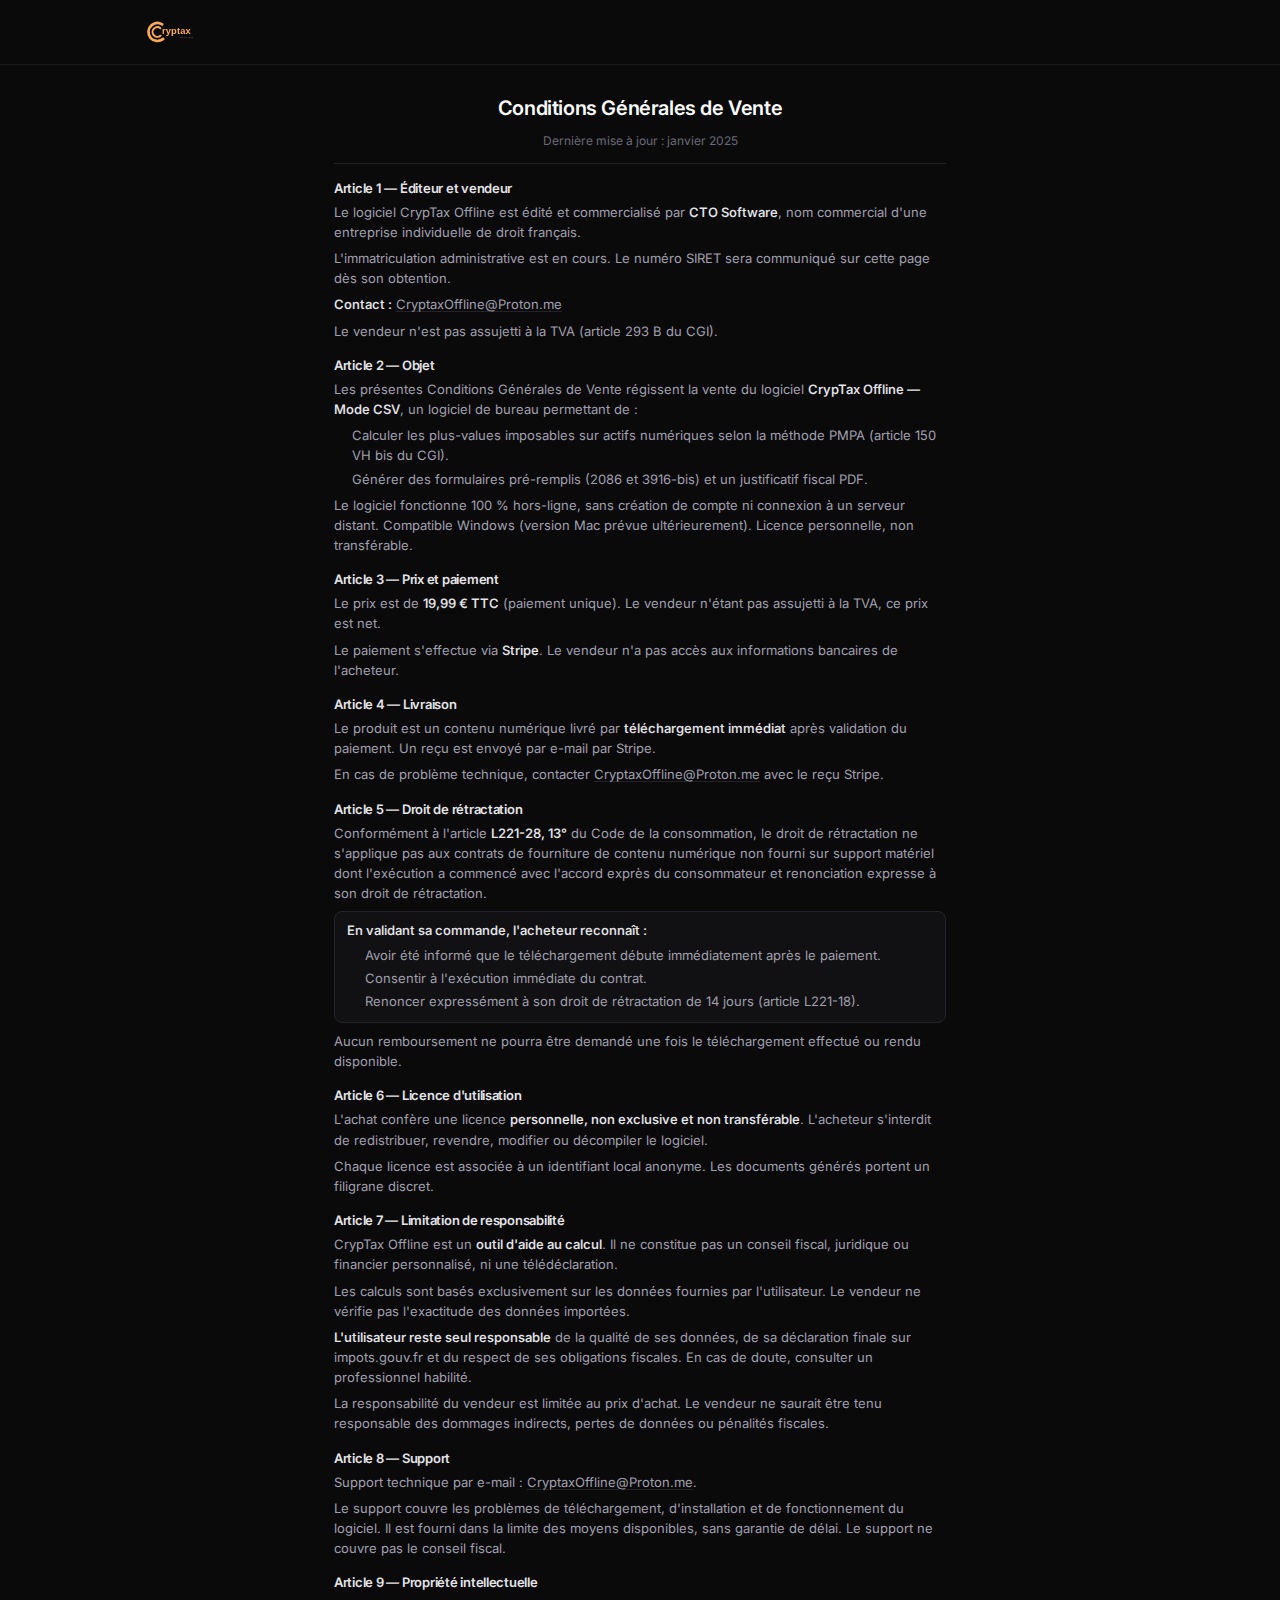
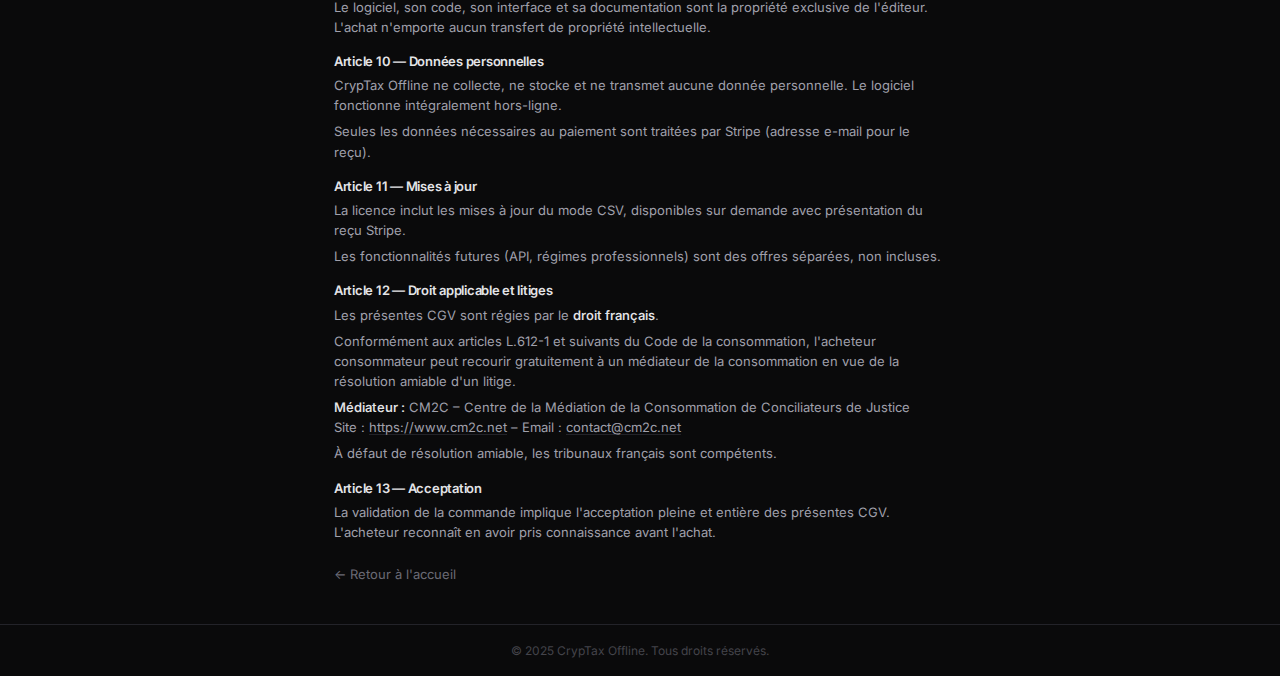
<file: cgv.html>
<!DOCTYPE html>
<html lang="fr">
<head>
  <meta charset="UTF-8">
  <meta name="viewport" content="width=device-width, initial-scale=1.0">
  <title>Conditions Générales de Vente — CrypTax Offline</title>
  <meta name="description" content="Conditions Générales de Vente de CrypTax Offline, logiciel de calcul fiscal crypto.">
  <meta name="robots" content="noindex,nofollow">
  <link rel="icon" type="image/svg+xml" href="assets/logos/cryptax-icon-transparent.svg">
  <link rel="icon" type="image/png" href="assets/logos/cryptax-icon-transparent.png">
  <link rel="preconnect" href="https://fonts.googleapis.com">
  <link rel="preconnect" href="https://fonts.gstatic.com" crossorigin>
  <link href="https://fonts.googleapis.com/css2?family=Inter:wght@400;450;500;550;600;700&display=swap" rel="stylesheet">
  <link rel="stylesheet" href="styles.css">
  <style>
    .cgv-page { min-height: 100vh; display: flex; flex-direction: column; }
    .cgv-main { flex: 1; padding: calc(64px + var(--sp-6)) 0 var(--sp-8); }
    .cgv-wrapper { max-width: 660px; margin: 0 auto; font-size: 0.8125rem; line-height: 1.55; color: var(--color-text-muted); }
    .cgv-nav-logo { height: 36px; width: auto; }
    .cgv-footer { border-top: 1px solid var(--color-border); padding: var(--sp-4) 0; text-align: center; }
    .cgv-footer p { font-size: 0.75rem; color: var(--color-text-dim); opacity: 0.6; margin: 0; }
    .cgv-back { display: inline-block; font-size: 0.8125rem; color: var(--color-text-dim); margin-top: 16px; }
    .cgv-back:hover { color: var(--color-text-muted); }

    /* CGV content spacing */
    .cgv h1 { margin: 0 0 12px 0; font-size: 1.125rem; text-align: center; }
    .cgv .cgv-date { font-size: 0.75rem; color: var(--color-text-dim); text-align: center; margin: 0 0 16px 0; padding-bottom: 12px; border-bottom: 1px solid var(--color-border); }
    .cgv h2 { margin: 16px 0 6px 0; line-height: 1.25; font-size: 0.8125rem; font-weight: 600; color: var(--color-text); }
    .cgv h2:first-of-type { margin-top: 0; }
    .cgv p, .cgv li { margin: 0 0 6px 0; }
    .cgv ul, .cgv ol { margin: 0 0 6px 18px; padding: 0; }
    .cgv li { margin-bottom: 3px; }
    .cgv strong { color: var(--color-text); font-weight: 550; }
    .cgv a { color: var(--color-text-muted); text-decoration: underline; text-decoration-color: var(--color-border); text-underline-offset: 2px; }
    .cgv a:hover { color: var(--color-text); }
    .cgv-highlight { background: var(--color-surface); border: 1px solid var(--color-border); border-radius: var(--radius); padding: 8px 12px; margin: 8px 0; }
    .cgv-highlight p { margin-bottom: 4px; }
    .cgv-highlight ul { margin: 4px 0 0 18px; }

    @media (min-width: 768px) {
      .cgv-main { padding: calc(64px + var(--sp-8)) 0 var(--sp-10); }
      .cgv h1 { font-size: 1.25rem; }
    }
  </style>
</head>
<body class="cgv-page">

  <nav class="site-nav" aria-label="Navigation">
    <div class="container nav-inner">
      <a href="./" aria-label="CrypTax Offline — Accueil">
        <img src="assets/logos/cryptax-logo-transparent.svg" alt="CrypTax Offline" class="cgv-nav-logo" width="180" height="36">
      </a>
    </div>
  </nav>

  <main class="cgv-main">
    <div class="container cgv-wrapper">
      <div class="cgv">

        <h1>Conditions Générales de Vente</h1>
        <p class="cgv-date">Dernière mise à jour : janvier 2025</p>

        <h2>Article 1 — Éditeur et vendeur</h2>
        <p>Le logiciel CrypTax Offline est édité et commercialisé par <strong>CTO Software</strong>, nom commercial d'une entreprise individuelle de droit français.</p>
        <p>L'immatriculation administrative est en cours. Le numéro SIRET sera communiqué sur cette page dès son obtention.</p>
        <p><strong>Contact :</strong> <a href="mailto:CryptaxOffline@Proton.me">CryptaxOffline@Proton.me</a></p>
        <p>Le vendeur n'est pas assujetti à la TVA (article 293 B du CGI).</p>

        <h2>Article 2 — Objet</h2>
        <p>Les présentes Conditions Générales de Vente régissent la vente du logiciel <strong>CrypTax Offline — Mode CSV</strong>, un logiciel de bureau permettant de :</p>
        <ul>
          <li>Calculer les plus-values imposables sur actifs numériques selon la méthode PMPA (article 150 VH bis du CGI).</li>
          <li>Générer des formulaires pré-remplis (2086 et 3916-bis) et un justificatif fiscal PDF.</li>
        </ul>
        <p>Le logiciel fonctionne 100 % hors-ligne, sans création de compte ni connexion à un serveur distant. Compatible Windows (version Mac prévue ultérieurement). Licence personnelle, non transférable.</p>

        <h2>Article 3 — Prix et paiement</h2>
        <p>Le prix est de <strong>19,99 € TTC</strong> (paiement unique). Le vendeur n'étant pas assujetti à la TVA, ce prix est net.</p>
        <p>Le paiement s'effectue via <strong>Stripe</strong>. Le vendeur n'a pas accès aux informations bancaires de l'acheteur.</p>

        <h2>Article 4 — Livraison</h2>
        <p>Le produit est un contenu numérique livré par <strong>téléchargement immédiat</strong> après validation du paiement. Un reçu est envoyé par e-mail par Stripe.</p>
        <p>En cas de problème technique, contacter <a href="mailto:CryptaxOffline@Proton.me">CryptaxOffline@Proton.me</a> avec le reçu Stripe.</p>

        <h2>Article 5 — Droit de rétractation</h2>
        <p>Conformément à l'article <strong>L221-28, 13°</strong> du Code de la consommation, le droit de rétractation ne s'applique pas aux contrats de fourniture de contenu numérique non fourni sur support matériel dont l'exécution a commencé avec l'accord exprès du consommateur et renonciation expresse à son droit de rétractation.</p>
        <div class="cgv-highlight">
          <p><strong>En validant sa commande, l'acheteur reconnaît :</strong></p>
          <ul>
            <li>Avoir été informé que le téléchargement débute immédiatement après le paiement.</li>
            <li>Consentir à l'exécution immédiate du contrat.</li>
            <li>Renoncer expressément à son droit de rétractation de 14 jours (article L221-18).</li>
          </ul>
        </div>
        <p>Aucun remboursement ne pourra être demandé une fois le téléchargement effectué ou rendu disponible.</p>

        <h2>Article 6 — Licence d'utilisation</h2>
        <p>L'achat confère une licence <strong>personnelle, non exclusive et non transférable</strong>. L'acheteur s'interdit de redistribuer, revendre, modifier ou décompiler le logiciel.</p>
        <p>Chaque licence est associée à un identifiant local anonyme. Les documents générés portent un filigrane discret.</p>

        <h2>Article 7 — Limitation de responsabilité</h2>
        <p>CrypTax Offline est un <strong>outil d'aide au calcul</strong>. Il ne constitue pas un conseil fiscal, juridique ou financier personnalisé, ni une télédéclaration.</p>
        <p>Les calculs sont basés exclusivement sur les données fournies par l'utilisateur. Le vendeur ne vérifie pas l'exactitude des données importées.</p>
        <p><strong>L'utilisateur reste seul responsable</strong> de la qualité de ses données, de sa déclaration finale sur impots.gouv.fr et du respect de ses obligations fiscales. En cas de doute, consulter un professionnel habilité.</p>
        <p>La responsabilité du vendeur est limitée au prix d'achat. Le vendeur ne saurait être tenu responsable des dommages indirects, pertes de données ou pénalités fiscales.</p>

        <h2>Article 8 — Support</h2>
        <p>Support technique par e-mail : <a href="mailto:CryptaxOffline@Proton.me">CryptaxOffline@Proton.me</a>.</p>
        <p>Le support couvre les problèmes de téléchargement, d'installation et de fonctionnement du logiciel. Il est fourni dans la limite des moyens disponibles, sans garantie de délai. Le support ne couvre pas le conseil fiscal.</p>

        <h2>Article 9 — Propriété intellectuelle</h2>
        <p>Le logiciel, son code, son interface et sa documentation sont la propriété exclusive de l'éditeur. L'achat n'emporte aucun transfert de propriété intellectuelle.</p>

        <h2>Article 10 — Données personnelles</h2>
        <p>CrypTax Offline ne collecte, ne stocke et ne transmet aucune donnée personnelle. Le logiciel fonctionne intégralement hors-ligne.</p>
        <p>Seules les données nécessaires au paiement sont traitées par Stripe (adresse e-mail pour le reçu).</p>

        <h2>Article 11 — Mises à jour</h2>
        <p>La licence inclut les mises à jour du mode CSV, disponibles sur demande avec présentation du reçu Stripe.</p>
        <p>Les fonctionnalités futures (API, régimes professionnels) sont des offres séparées, non incluses.</p>

        <h2>Article 12 — Droit applicable et litiges</h2>
        <p>Les présentes CGV sont régies par le <strong>droit français</strong>.</p>
        <p>Conformément aux articles L.612-1 et suivants du Code de la consommation, l'acheteur consommateur peut recourir gratuitement à un médiateur de la consommation en vue de la résolution amiable d'un litige.</p>
        <p><strong>Médiateur :</strong> CM2C – Centre de la Médiation de la Consommation de Conciliateurs de Justice<br>Site : <a href="https://www.cm2c.net" target="_blank" rel="noopener">https://www.cm2c.net</a> – Email : <a href="mailto:contact@cm2c.net">contact@cm2c.net</a></p>
        <p>À défaut de résolution amiable, les tribunaux français sont compétents.</p>

        <h2>Article 13 — Acceptation</h2>
        <p>La validation de la commande implique l'acceptation pleine et entière des présentes CGV. L'acheteur reconnaît en avoir pris connaissance avant l'achat.</p>

      </div>

      <a href="./" class="cgv-back">&larr; Retour à l'accueil</a>
    </div>
  </main>

  <footer class="cgv-footer">
    <div class="container">
      <p>&copy; 2025 CrypTax Offline. Tous droits réservés.</p>
    </div>
  </footer>

</body>
</html>
</file>
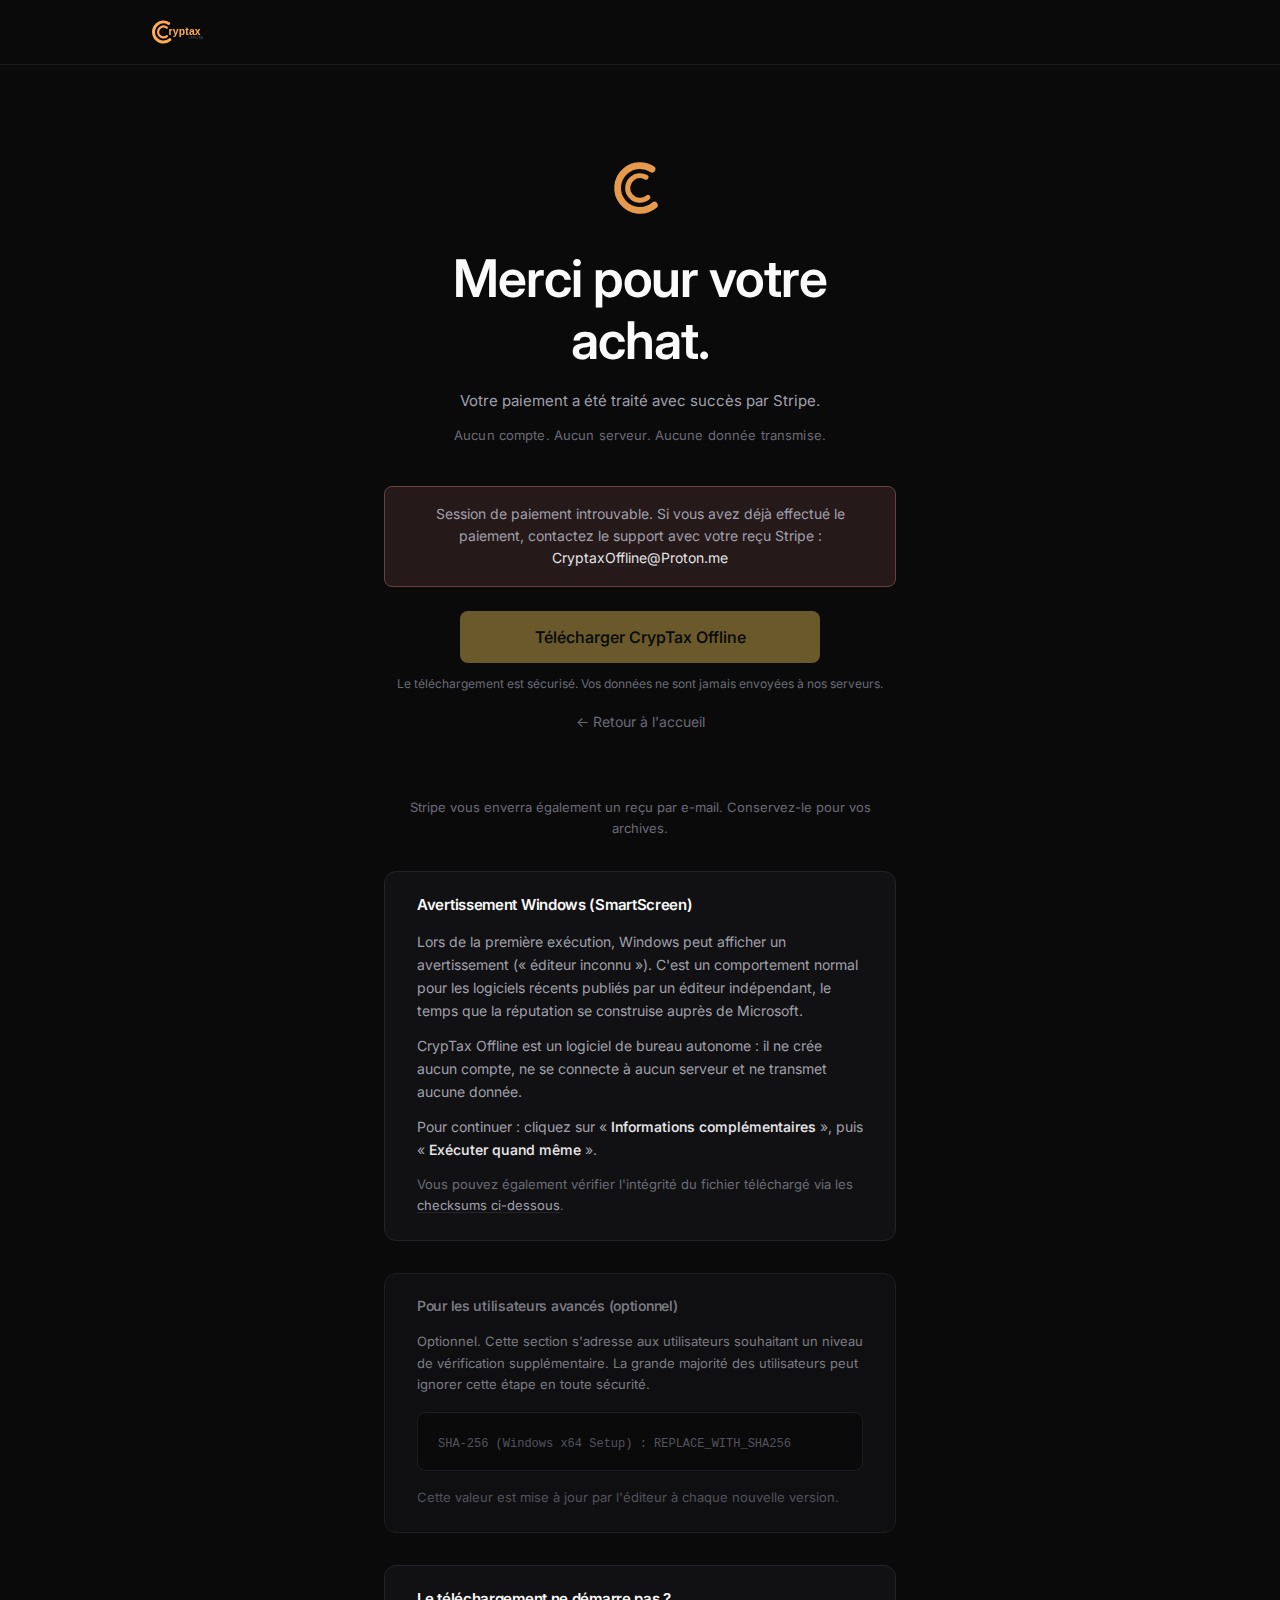
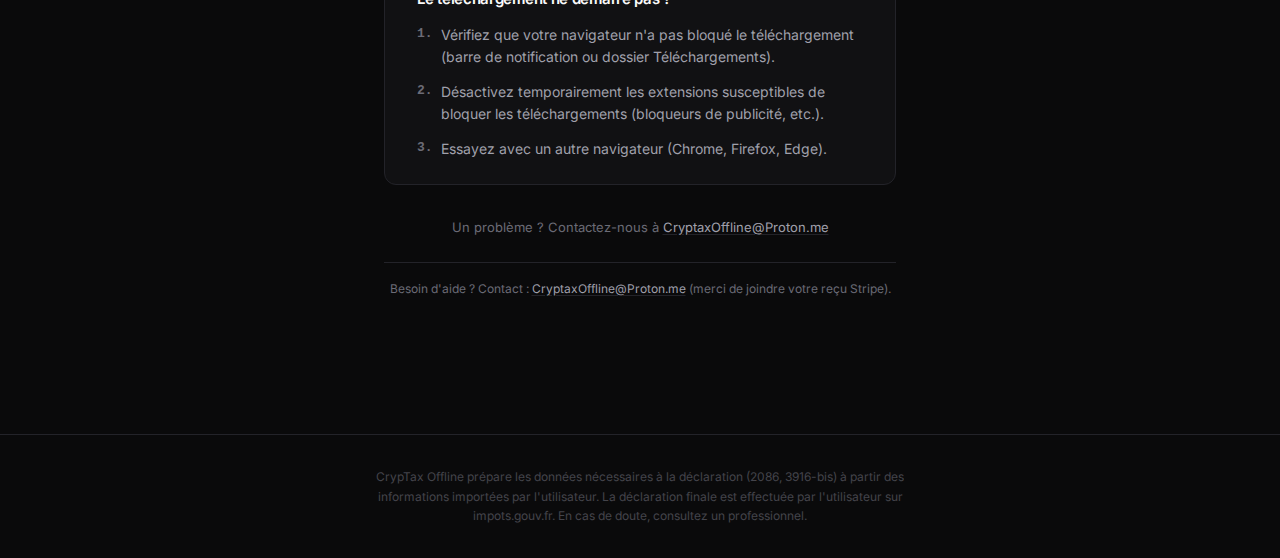
<file: merci.html>
<!DOCTYPE html>
<html lang="fr">
<head>
  <meta charset="UTF-8">
  <meta name="viewport" content="width=device-width, initial-scale=1.0">
  <title>Merci — CrypTax Offline</title>
  <meta name="robots" content="noindex,nofollow">
  <link rel="icon" type="image/svg+xml" href="assets/logos/cryptax-icon-transparent.svg">
  <link rel="icon" type="image/png" href="assets/logos/cryptax-icon-transparent.png">
  <link rel="preconnect" href="https://fonts.googleapis.com">
  <link rel="preconnect" href="https://fonts.gstatic.com" crossorigin>
  <link href="https://fonts.googleapis.com/css2?family=Inter:wght@400;450;500;550;600;700&display=swap" rel="stylesheet">
  <link rel="stylesheet" href="styles.css">
  <style>
    /* Page-specific styles for merci.html */
    .merci-page {
      min-height: 100vh;
      display: flex;
      flex-direction: column;
    }

    .merci-main {
      flex: 1;
      display: flex;
      align-items: center;
      justify-content: center;
      padding: calc(64px + var(--sp-16)) 0 var(--sp-16);
    }

    .merci-content {
      max-width: 560px;
      margin: 0 auto;
      text-align: center;
    }

    .merci-icon {
      width: 56px;
      height: 56px;
      margin: 0 auto var(--sp-8);
      opacity: 0.9;
    }

    .merci-title {
      margin-bottom: var(--sp-4);
    }

    .merci-stripe {
      font-size: 0.9375rem;
      color: var(--color-text-muted);
      margin-bottom: var(--sp-3);
      line-height: 1.6;
    }

    .merci-privacy {
      font-size: 0.8125rem;
      color: var(--color-text-dim);
      margin-bottom: var(--sp-10);
      letter-spacing: 0.01em;
    }

    .merci-download-cta {
      width: 100%;
      max-width: 360px;
      margin-bottom: var(--sp-3);
    }

    .merci-download-cta:disabled,
    .merci-download-cta.disabled {
      opacity: 0.5;
      cursor: not-allowed;
      pointer-events: none;
    }

    .merci-download-cta.loading {
      opacity: 0.7;
      cursor: wait;
    }

    .merci-download-note {
      font-size: 0.75rem;
      color: var(--color-text-dim);
      margin-bottom: var(--sp-4);
      line-height: 1.5;
    }

    .merci-error {
      background: rgba(107, 64, 64, 0.3);
      border: 1px solid var(--color-red-muted);
      border-radius: var(--radius);
      padding: var(--sp-4) var(--sp-5);
      margin-bottom: var(--sp-6);
      text-align: center;
    }

    .merci-error p {
      font-size: 0.875rem;
      color: var(--color-text-muted);
      line-height: 1.6;
      margin: 0;
    }

    .merci-error a {
      color: var(--color-text);
      text-decoration: underline;
      text-decoration-color: var(--color-border);
      text-underline-offset: 2px;
    }

    .merci-home-link {
      display: inline-block;
      font-size: 0.875rem;
      color: var(--color-text-dim);
      margin-bottom: var(--sp-16);
      transition: color var(--duration) var(--ease);
    }

    .merci-home-link:hover {
      color: var(--color-text-muted);
    }

    .merci-card {
      background: var(--color-surface);
      border: 1px solid var(--color-border);
      border-radius: var(--radius-lg);
      padding: var(--sp-6) var(--sp-8);
      text-align: left;
      margin-bottom: var(--sp-8);
    }

    .merci-card h3 {
      font-size: 0.9375rem;
      margin-bottom: var(--sp-4);
    }

    .merci-card ol {
      display: flex;
      flex-direction: column;
      gap: var(--sp-3);
      counter-reset: step;
    }

    .merci-card ol li {
      font-size: 0.875rem;
      color: var(--color-text-muted);
      line-height: 1.6;
      padding-left: var(--sp-6);
      position: relative;
      counter-increment: step;
    }

    .merci-card ol li::before {
      content: counter(step) ".";
      position: absolute;
      left: 0;
      color: var(--color-text-dim);
      font-weight: 550;
      font-size: 0.8125rem;
      font-family: var(--font-mono);
    }

    .merci-card-text {
      font-size: 0.875rem;
      color: var(--color-text-muted);
      line-height: 1.65;
      margin-bottom: var(--sp-3);
    }

    .merci-card-text:last-of-type {
      margin-bottom: 0;
    }

    .merci-card-steps strong {
      color: var(--color-text);
      font-weight: 550;
    }

    .merci-card-hint {
      font-size: 0.8125rem;
      color: var(--color-text-dim);
      margin-top: var(--sp-3);
      margin-bottom: 0;
    }

    .merci-card-hint a {
      color: var(--color-text-muted);
      text-decoration: underline;
      text-decoration-color: var(--color-border);
      text-underline-offset: 2px;
      transition: color var(--duration) var(--ease);
    }

    .merci-card-hint a:hover {
      color: var(--color-white);
    }

    .merci-checksum-box {
      background: var(--color-bg);
      border: 1px solid var(--color-border);
      border-radius: var(--radius);
      padding: var(--sp-4) var(--sp-5);
      margin: var(--sp-4) 0;
      overflow-x: auto;
    }

    .merci-checksum-box code {
      font-family: var(--font-mono);
      font-size: 0.75rem;
      color: var(--color-text-dim);
      line-height: 1.5;
      word-break: break-all;
    }

    .merci-card-optional {
      opacity: 0.75;
    }

    .merci-card-optional h3 {
      font-size: 0.875rem;
      font-weight: 550;
      color: var(--color-text-muted);
    }

    .merci-card-optional .merci-card-text {
      font-size: 0.8125rem;
    }

    .merci-receipt {
      font-size: 0.8125rem;
      color: var(--color-text-dim);
      line-height: 1.6;
      margin-bottom: var(--sp-8);
    }

    .merci-support {
      margin-bottom: var(--sp-6);
    }

    .merci-support p {
      font-size: 0.8125rem;
      color: var(--color-text-dim);
      line-height: 1.6;
    }

    .merci-support a {
      color: var(--color-text-muted);
      text-decoration: underline;
      text-decoration-color: var(--color-border);
      text-underline-offset: 2px;
      transition: color var(--duration) var(--ease);
    }

    .merci-support a:hover {
      color: var(--color-white);
    }

    .merci-support-final {
      margin-bottom: var(--sp-10);
      padding-top: var(--sp-4);
      border-top: 1px solid var(--color-border);
    }

    .merci-support-final p {
      font-size: 0.75rem;
      color: var(--color-text-dim);
      line-height: 1.6;
    }

    .merci-support-final a {
      color: var(--color-text-muted);
      text-decoration: underline;
      text-decoration-color: var(--color-border);
      text-underline-offset: 2px;
      transition: color var(--duration) var(--ease);
    }

    .merci-support-final a:hover {
      color: var(--color-white);
    }

    .merci-footer {
      border-top: 1px solid var(--color-border);
      padding: var(--sp-8) 0;
      text-align: center;
    }

    .merci-disclaimer {
      font-size: 0.75rem;
      color: var(--color-text-dim);
      opacity: 0.6;
      line-height: 1.65;
      max-width: 560px;
      margin: 0 auto;
    }

    .merci-nav-logo {
      height: 40px;
      width: auto;
    }

    @media (min-width: 768px) {
      .merci-main {
        padding: calc(64px + var(--sp-24)) 0 var(--sp-24);
      }
    }
  </style>
</head>
<body class="merci-page">

  <!-- ========== HEADER ========== -->
  <nav class="site-nav" aria-label="Navigation">
    <div class="container nav-inner">
      <a href="./" aria-label="CrypTax Offline — Accueil">
        <img src="assets/logos/cryptax-logo-transparent.svg" alt="CrypTax Offline" class="merci-nav-logo" width="200" height="40">
      </a>
    </div>
  </nav>

  <!-- ========== MAIN ========== -->
  <main class="merci-main">
    <div class="container merci-content">

      <img src="assets/logos/cryptax-icon-transparent.svg" alt="" class="merci-icon" aria-hidden="true" width="56" height="56">

      <h1 class="merci-title">Merci pour votre achat.</h1>

      <p class="merci-stripe">Votre paiement a été traité avec succès par Stripe.</p>

      <p class="merci-privacy">Aucun compte. Aucun serveur. Aucune donnée transmise.</p>

      <!-- Error message (hidden by default, shown if session_id missing) -->
      <div id="merci-error" class="merci-error" style="display: none;">
        <p>Session de paiement introuvable. Si vous avez déjà effectué le paiement, contactez le support avec votre reçu Stripe : <a href="mailto:CryptaxOffline@Proton.me">CryptaxOffline@Proton.me</a></p>
      </div>

      <!-- Download CTA -->
      <button id="download-cta" class="btn btn-primary merci-download-cta" type="button" disabled>
        Télécharger CrypTax Offline
      </button>

      <p class="merci-download-note">Le téléchargement est sécurisé. Vos données ne sont jamais envoyées à nos serveurs.</p>

      <a href="./" class="merci-home-link">&larr; Retour à l'accueil</a>

      <!-- Receipt reminder -->
      <p class="merci-receipt">Stripe vous enverra également un reçu par e-mail. Conservez-le pour vos archives.</p>

      <!-- SmartScreen warning -->
      <div class="merci-card">
        <h3>Avertissement Windows (SmartScreen)</h3>
        <p class="merci-card-text">Lors de la première exécution, Windows peut afficher un avertissement («&nbsp;éditeur inconnu&nbsp;»). C'est un comportement normal pour les logiciels récents publiés par un éditeur indépendant, le temps que la réputation se construise auprès de Microsoft.</p>
        <p class="merci-card-text">CrypTax Offline est un logiciel de bureau autonome : il ne crée aucun compte, ne se connecte à aucun serveur et ne transmet aucune donnée.</p>
        <p class="merci-card-text merci-card-steps">Pour continuer : cliquez sur «&nbsp;<strong>Informations complémentaires</strong>&nbsp;», puis «&nbsp;<strong>Exécuter quand même</strong>&nbsp;».</p>
        <p class="merci-card-text merci-card-hint">Vous pouvez également vérifier l'intégrité du fichier téléchargé via les <a href="#checksums">checksums ci-dessous</a>.</p>
      </div>

      <!-- Checksums (optional, for advanced users) -->
      <div class="merci-card merci-card-optional" id="checksums">
        <h3>Pour les utilisateurs avancés (optionnel)</h3>
        <p class="merci-card-text">Optionnel. Cette section s'adresse aux utilisateurs souhaitant un niveau de vérification supplémentaire. La grande majorité des utilisateurs peut ignorer cette étape en toute sécurité.</p>
        <div class="merci-checksum-box">
          <code>SHA-256 (Windows x64 Setup) : REPLACE_WITH_SHA256</code>
        </div>
        <p class="merci-card-hint">Cette valeur est mise à jour par l'éditeur à chaque nouvelle version.</p>
      </div>

      <!-- Troubleshooting -->
      <div class="merci-card">
        <h3>Le téléchargement ne démarre pas ?</h3>
        <ol>
          <li>Vérifiez que votre navigateur n'a pas bloqué le téléchargement (barre de notification ou dossier Téléchargements).</li>
          <li>Désactivez temporairement les extensions susceptibles de bloquer les téléchargements (bloqueurs de publicité, etc.).</li>
          <li>Essayez avec un autre navigateur (Chrome, Firefox, Edge).</li>
        </ol>
      </div>

      <!-- Support -->
      <div class="merci-support">
        <p>Un problème ? Contactez-nous à <a href="mailto:CryptaxOffline@Proton.me">CryptaxOffline@Proton.me</a></p>
      </div>

      <!-- Final support line -->
      <div class="merci-support-final">
        <p>Besoin d'aide ? Contact : <a href="mailto:CryptaxOffline@Proton.me">CryptaxOffline@Proton.me</a> (merci de joindre votre reçu Stripe).</p>
      </div>

    </div>
  </main>

  <!-- ========== FOOTER ========== -->
  <footer class="merci-footer">
    <div class="container">
      <p class="merci-disclaimer">
        CrypTax Offline prépare les données nécessaires à la déclaration (2086, 3916-bis) à partir des informations importées par l'utilisateur.
        La déclaration finale est effectuée par l'utilisateur sur impots.gouv.fr. En cas de doute, consultez un professionnel.
      </p>
    </div>
  </footer>

  <!-- ========== Download Logic ========== -->
  <script>
    (function () {
      'use strict';

      var DOWNLOAD_ENDPOINT = 'https://cryptaxoffline-download.admin-cryptaxoffline.workers.dev/download';

      var downloadBtn = document.getElementById('download-cta');
      var errorBox = document.getElementById('merci-error');

      // Parse session_id from URL
      function getSessionId() {
        try {
          var params = new URLSearchParams(window.location.search);
          return params.get('session_id') || null;
        } catch (e) {
          return null;
        }
      }

      var sessionId = getSessionId();

      if (!sessionId) {
        // No session_id: show error, keep button disabled
        if (errorBox) {
          errorBox.style.display = 'block';
        }
        if (downloadBtn) {
          downloadBtn.disabled = true;
          downloadBtn.classList.add('disabled');
        }
      } else {
        // Valid session_id: enable button
        if (downloadBtn) {
          downloadBtn.disabled = false;
          downloadBtn.classList.remove('disabled');

          downloadBtn.addEventListener('click', function () {
            // Prevent double-clicks
            if (downloadBtn.classList.contains('loading')) {
              return;
            }

            // Set loading state
            downloadBtn.classList.add('loading');
            downloadBtn.disabled = true;
            downloadBtn.textContent = 'Téléchargement en cours…';

            // Build download URL
            var downloadUrl = DOWNLOAD_ENDPOINT + '?session_id=' + encodeURIComponent(sessionId);

            // Redirect to download endpoint
            window.location.href = downloadUrl;

            // Reset button after a delay (in case user returns to page)
            setTimeout(function () {
              downloadBtn.classList.remove('loading');
              downloadBtn.disabled = false;
              downloadBtn.textContent = 'Télécharger CrypTax Offline';
            }, 5000);
          });
        }
      }
    })();
  </script>

</body>
</html>
</file>
<file: styles.css>
/* ===================================================================
   CrypTax Offline – Landing Page Styles
   Quiet luxury · Dark minimalist · Anti-SaaS
   =================================================================== */

/* --- Design Tokens --- */
:root {
  /* Palette */
  --color-bg:         #0a0a0b;
  --color-surface:    #111113;
  --color-surface-2:  #18181b;
  --color-border:     #232329;
  --color-border-subtle: #1a1a1f;
  --color-text:       #e4e4e7;
  --color-text-muted: #a0a0ab;
  --color-text-dim:   #6b6b76;
  --color-accent:     #c9a84c;
  --color-accent-hover:#ddb94f;
  --color-accent-subtle: rgba(201, 168, 76, 0.08);
  --color-white:      #fafafa;
  --color-green:      #34d399;
  --color-red-muted:  #6b4040;

  /* Typography */
  --font-sans: "Inter", -apple-system, BlinkMacSystemFont, "Segoe UI", Roboto, Helvetica, Arial, sans-serif;
  --font-mono: "SF Mono", "Cascadia Code", "Fira Code", "JetBrains Mono", monospace;

  /* Spacing scale (4px base) */
  --sp-1: 0.25rem;
  --sp-2: 0.5rem;
  --sp-3: 0.75rem;
  --sp-4: 1rem;
  --sp-5: 1.25rem;
  --sp-6: 1.5rem;
  --sp-8: 2rem;
  --sp-10: 2.5rem;
  --sp-12: 3rem;
  --sp-16: 4rem;
  --sp-20: 5rem;
  --sp-24: 6rem;
  --sp-32: 8rem;

  /* Sizes */
  --max-w: 1120px;
  --radius: 8px;
  --radius-lg: 12px;
  --radius-xl: 16px;

  /* Transitions */
  --ease: cubic-bezier(0.25, 0.1, 0.25, 1);
  --duration: 0.2s;
}

/* --- Reset & Base --- */
*, *::before, *::after { box-sizing: border-box; margin: 0; padding: 0; }

html {
  scroll-behavior: smooth;
  -webkit-text-size-adjust: 100%;
  font-size: 16px;
}

@media (prefers-reduced-motion: reduce) {
  html { scroll-behavior: auto; }
  *, *::before, *::after {
    animation-duration: 0.01ms !important;
    animation-iteration-count: 1 !important;
    transition-duration: 0.01ms !important;
  }
}

body {
  font-family: var(--font-sans);
  background: var(--color-bg);
  color: var(--color-text);
  line-height: 1.6;
  -webkit-font-smoothing: antialiased;
  -moz-osx-font-smoothing: grayscale;
  overflow-x: hidden;
}

img, svg { display: block; max-width: 100%; height: auto; }
a { color: inherit; text-decoration: none; }
ul, ol { list-style: none; }

/* Focus states */
:focus-visible {
  outline: 2px solid var(--color-accent);
  outline-offset: 3px;
  border-radius: 2px;
}

::selection {
  background: rgba(201, 168, 76, 0.25);
  color: var(--color-white);
}

/* --- Utility --- */
.container {
  width: 100%;
  max-width: var(--max-w);
  margin: 0 auto;
  padding: 0 var(--sp-6);
}

.sr-only {
  position: absolute; width: 1px; height: 1px;
  padding: 0; margin: -1px; overflow: hidden;
  clip: rect(0,0,0,0); white-space: nowrap; border: 0;
}

/* --- Typography --- */
h1, h2, h3, h4 {
  color: var(--color-white);
  font-weight: 600;
  line-height: 1.2;
  letter-spacing: -0.02em;
}

h1 { font-size: clamp(2rem, 5vw, 3.25rem); }
h2 { font-size: clamp(1.5rem, 3.5vw, 2.25rem); }
h3 { font-size: clamp(1.125rem, 2vw, 1.375rem); }

.section-label {
  display: inline-block;
  font-size: 0.75rem;
  font-weight: 600;
  letter-spacing: 0.1em;
  text-transform: uppercase;
  color: var(--color-accent);
  margin-bottom: var(--sp-4);
}

.section-subtitle {
  color: var(--color-text-muted);
  font-size: 1.075rem;
  max-width: 600px;
  line-height: 1.65;
}

/* --- Navigation --- */
.site-nav {
  position: fixed;
  top: 0;
  left: 0;
  right: 0;
  z-index: 100;
  background: rgba(10, 10, 11, 0.85);
  backdrop-filter: blur(12px);
  -webkit-backdrop-filter: blur(12px);
  border-bottom: 1px solid var(--color-border-subtle);
}

.nav-inner {
  display: flex;
  align-items: center;
  justify-content: space-between;
  height: 64px;
}

.nav-logo {
  height: 36px;
  width: auto;
}

.nav-links {
  display: none;
  gap: var(--sp-8);
}

.nav-links a {
  font-size: 0.875rem;
  color: var(--color-text-muted);
  transition: color var(--duration) var(--ease);
  font-weight: 450;
}

.nav-links a:hover { color: var(--color-white); }

.nav-cta {
  font-size: 0.8125rem;
  font-weight: 550;
  padding: var(--sp-2) var(--sp-5);
  background: var(--color-accent);
  color: var(--color-bg);
  border-radius: 6px;
  transition: background var(--duration) var(--ease);
}

.nav-cta:hover { background: var(--color-accent-hover); }

@media (min-width: 768px) {
  .nav-links { display: flex; }
}

/* --- Buttons --- */
.btn {
  display: inline-flex;
  align-items: center;
  justify-content: center;
  gap: var(--sp-2);
  font-family: inherit;
  font-weight: 550;
  border: none;
  cursor: pointer;
  border-radius: var(--radius);
  transition: all var(--duration) var(--ease);
  white-space: nowrap;
}

.btn-primary {
  background: var(--color-accent);
  color: var(--color-bg);
  font-size: 1rem;
  padding: var(--sp-4) var(--sp-8);
}

.btn-primary:hover {
  background: var(--color-accent-hover);
  transform: translateY(-1px);
  box-shadow: 0 4px 24px rgba(201, 168, 76, 0.2);
}

.btn-secondary {
  background: transparent;
  color: var(--color-text-muted);
  font-size: 0.9375rem;
  padding: var(--sp-3) var(--sp-6);
  border: 1px solid var(--color-border);
}

.btn-secondary:hover {
  color: var(--color-white);
  border-color: var(--color-text-dim);
}

/* --- Hero --- */
.hero {
  padding: calc(64px + var(--sp-20)) 0 var(--sp-20);
  text-align: center;
}

.hero-content {
  max-width: 720px;
  margin: 0 auto;
}

.hero-icon {
  width: 64px;
  height: 64px;
  margin: 0 auto var(--sp-8);
  opacity: 0.95;
}

.hero h1 {
  margin-bottom: var(--sp-5);
}

.hero h1 .accent {
  color: var(--color-accent);
}

.hero-subtitle {
  color: var(--color-text-muted);
  font-size: clamp(1.0625rem, 2vw, 1.1875rem);
  margin-bottom: var(--sp-10);
  line-height: 1.65;
  max-width: 560px;
  margin-left: auto;
  margin-right: auto;
}

.hero-bullets {
  display: flex;
  flex-direction: column;
  gap: var(--sp-3);
  margin-bottom: var(--sp-10);
}

.hero-bullets li {
  font-size: 0.9375rem;
  color: var(--color-text-muted);
  display: flex;
  align-items: center;
  justify-content: center;
  gap: var(--sp-3);
}

.hero-bullets li .check {
  color: var(--color-accent);
  font-size: 0.875rem;
  flex-shrink: 0;
}

.hero-ctas {
  display: flex;
  flex-direction: column;
  align-items: center;
  gap: var(--sp-4);
  margin-bottom: var(--sp-6);
}

.hero-reassurance {
  font-size: 0.8125rem;
  color: var(--color-text-dim);
  letter-spacing: 0.01em;
}

.hero-reassurance span {
  margin: 0 var(--sp-2);
}

/* Trust badges */
.trust-badges {
  display: flex;
  flex-wrap: wrap;
  justify-content: center;
  gap: var(--sp-3);
  margin-top: var(--sp-8);
}

.trust-badge {
  display: inline-flex;
  align-items: center;
  gap: var(--sp-2);
  font-size: 0.75rem;
  font-weight: 500;
  letter-spacing: 0.03em;
  color: var(--color-text-dim);
  padding: var(--sp-2) var(--sp-3);
  border: 1px solid var(--color-border);
  border-radius: 100px;
  background: var(--color-surface);
}

.trust-badge::before {
  content: "";
  width: 6px;
  height: 6px;
  border-radius: 50%;
  background: var(--color-green);
  flex-shrink: 0;
}

/* --- Section shared styles --- */
section {
  padding: var(--sp-20) 0;
}

.section-header {
  text-align: center;
  margin-bottom: var(--sp-16);
}

.section-header .section-subtitle {
  margin-left: auto;
  margin-right: auto;
}

/* Divider */
.section-divider {
  border: none;
  height: 1px;
  background: var(--color-border);
  margin: 0;
}

/* --- Pillars (Why Offline) --- */
.pillars-grid {
  display: grid;
  grid-template-columns: 1fr;
  gap: var(--sp-6);
}

.pillar-card {
  background: var(--color-surface);
  border: 1px solid var(--color-border);
  border-radius: var(--radius-lg);
  padding: var(--sp-8);
  transition: border-color var(--duration) var(--ease);
}

.pillar-card:hover {
  border-color: var(--color-border);
}

.pillar-number {
  display: inline-flex;
  align-items: center;
  justify-content: center;
  width: 32px;
  height: 32px;
  border-radius: 8px;
  background: var(--color-accent-subtle);
  color: var(--color-accent);
  font-size: 0.8125rem;
  font-weight: 700;
  font-family: var(--font-mono);
  margin-bottom: var(--sp-5);
}

.pillar-card h3 {
  margin-bottom: var(--sp-3);
}

.pillar-card p {
  color: var(--color-text-muted);
  font-size: 0.9375rem;
  line-height: 1.65;
}

@media (min-width: 768px) {
  .pillars-grid { grid-template-columns: repeat(3, 1fr); }
}

/* --- SaaS Comparison --- */
.comparison-grid {
  display: grid;
  grid-template-columns: 1fr;
  gap: var(--sp-6);
}

.comparison-card {
  background: var(--color-surface);
  border: 1px solid var(--color-border);
  border-radius: var(--radius-lg);
  padding: var(--sp-8);
}

.comparison-card h3 {
  margin-bottom: var(--sp-6);
  font-size: 1.125rem;
}

.comparison-saas {
  opacity: 0.7;
}

.comparison-offline {
  border-color: rgba(201, 168, 76, 0.25);
}

.comparison-list {
  display: flex;
  flex-direction: column;
  gap: var(--sp-5);
}

.comparison-list li {
  display: flex;
  align-items: flex-start;
  gap: var(--sp-4);
}

.comparison-icon {
  flex-shrink: 0;
  font-size: 0.875rem;
  margin-top: 3px;
}

.comparison-icon.positive { color: var(--color-accent); }
.comparison-icon.negative { color: var(--color-text-dim); }

.comparison-list li strong {
  display: block;
  font-size: 0.9375rem;
  font-weight: 550;
  color: var(--color-white);
  margin-bottom: var(--sp-1);
}

.comparison-list li p {
  font-size: 0.8625rem;
  color: var(--color-text-muted);
  line-height: 1.55;
}

.security-recommendation {
  margin-top: var(--sp-10);
  padding: var(--sp-6);
  background: var(--color-surface);
  border: 1px solid var(--color-border);
  border-radius: var(--radius-lg);
  max-width: 720px;
  margin-left: auto;
  margin-right: auto;
}

.security-recommendation h4 {
  font-size: 0.875rem;
  font-weight: 600;
  color: var(--color-accent);
  margin-bottom: var(--sp-3);
}

.security-recommendation > p {
  font-size: 0.875rem;
  color: var(--color-text-muted);
  line-height: 1.6;
  margin-bottom: var(--sp-4);
}

.security-recommendation ul {
  display: flex;
  flex-direction: column;
  gap: var(--sp-2);
}

.security-recommendation ul li {
  font-size: 0.8625rem;
  color: var(--color-text-muted);
  line-height: 1.55;
  padding-left: var(--sp-5);
  position: relative;
}

.security-recommendation ul li::before {
  content: "—";
  position: absolute;
  left: 0;
  color: var(--color-text-dim);
}

@media (min-width: 768px) {
  .comparison-grid { grid-template-columns: 1fr 1fr; }
}

/* --- How it Works --- */
.steps-grid {
  display: grid;
  grid-template-columns: 1fr;
  gap: var(--sp-6);
  position: relative;
}

.step-card {
  background: var(--color-surface);
  border: 1px solid var(--color-border);
  border-radius: var(--radius-lg);
  padding: var(--sp-8);
  text-align: center;
}

.step-number {
  display: inline-flex;
  align-items: center;
  justify-content: center;
  width: 40px;
  height: 40px;
  border-radius: 50%;
  background: var(--color-accent);
  color: var(--color-bg);
  font-size: 1rem;
  font-weight: 700;
  font-family: var(--font-mono);
  margin-bottom: var(--sp-5);
}

.step-card h3 { margin-bottom: var(--sp-3); }

.step-card p {
  color: var(--color-text-muted);
  font-size: 0.9375rem;
  line-height: 1.65;
}

.step-connector {
  display: none;
}

@media (min-width: 768px) {
  .steps-grid {
    grid-template-columns: 1fr auto 1fr auto 1fr;
    align-items: center;
  }
  .step-connector {
    display: flex;
    align-items: center;
    justify-content: center;
    color: var(--color-text-dim);
    font-size: 1.25rem;
  }
}

/* --- Features / Limits --- */
.features-grid {
  display: grid;
  grid-template-columns: 1fr;
  gap: var(--sp-8);
}

.features-col h3 {
  margin-bottom: var(--sp-6);
  display: flex;
  align-items: center;
  gap: var(--sp-3);
}

.features-col h3 .icon-yes {
  color: var(--color-accent);
}

.features-col h3 .icon-no {
  color: var(--color-text-dim);
}

.features-list {
  display: flex;
  flex-direction: column;
  gap: var(--sp-4);
}

.features-list li {
  display: flex;
  align-items: flex-start;
  gap: var(--sp-3);
  font-size: 0.9375rem;
  color: var(--color-text-muted);
  line-height: 1.55;
}

.features-list li .marker {
  flex-shrink: 0;
  margin-top: 2px;
  font-size: 0.875rem;
}

.features-list li .marker.yes { color: var(--color-accent); }
.features-list li .marker.no  { color: var(--color-text-dim); }

.features-card {
  background: var(--color-surface);
  border: 1px solid var(--color-border);
  border-radius: var(--radius-lg);
  padding: var(--sp-8);
}

.features-subheading {
  font-size: 0.8125rem;
  font-weight: 600;
  letter-spacing: 0.04em;
  text-transform: uppercase;
  color: var(--color-text-dim);
  margin-top: var(--sp-6);
  margin-bottom: var(--sp-4);
}

.features-subheading:first-of-type {
  margin-top: var(--sp-6);
}

.features-responsibility {
  margin-top: var(--sp-8);
  padding: var(--sp-5) var(--sp-6);
  background: var(--color-surface);
  border: 1px solid var(--color-border);
  border-radius: var(--radius);
  max-width: 800px;
  margin-left: auto;
  margin-right: auto;
}

.features-responsibility p {
  font-size: 0.8125rem;
  color: var(--color-text-dim);
  line-height: 1.6;
}

.features-responsibility strong {
  color: var(--color-text-muted);
  font-weight: 600;
}

@media (min-width: 768px) {
  .features-grid { grid-template-columns: 1fr 1fr; }
}

/* --- 3916-bis Section --- */
.cerfa3916-content {
  max-width: 800px;
  margin: 0 auto;
  display: flex;
  flex-direction: column;
  gap: var(--sp-8);
}

.cerfa3916-explanation h3 {
  margin-bottom: var(--sp-4);
}

.cerfa3916-explanation > p {
  color: var(--color-text-muted);
  font-size: 0.9375rem;
  line-height: 1.65;
  margin-bottom: var(--sp-8);
}

.cerfa3916-example {
  background: var(--color-surface);
  border: 1px solid var(--color-border);
  border-radius: var(--radius-lg);
  padding: var(--sp-6);
}

.cerfa3916-example h4 {
  font-size: 0.875rem;
  font-weight: 600;
  letter-spacing: 0.04em;
  text-transform: uppercase;
  color: var(--color-accent);
  margin-bottom: var(--sp-4);
}

.cerfa3916-table {
  width: 100%;
  border-collapse: collapse;
  font-size: 0.875rem;
}

.cerfa3916-table th {
  text-align: left;
  color: var(--color-text-dim);
  font-weight: 550;
  padding: var(--sp-2) var(--sp-3);
  border-bottom: 1px solid var(--color-border);
  font-size: 0.8125rem;
  letter-spacing: 0.02em;
}

.cerfa3916-table td {
  color: var(--color-text-muted);
  padding: var(--sp-3);
  border-bottom: 1px solid var(--color-border-subtle);
  font-family: var(--font-mono);
  font-size: 0.8125rem;
}

.cerfa3916-table tbody tr:last-child td {
  border-bottom: none;
}

.cerfa3916-example-note {
  margin-top: var(--sp-4);
  font-size: 0.75rem;
  color: var(--color-text-dim);
  font-style: italic;
}

.cerfa3916-disclaimer {
  background: var(--color-surface);
  border: 1px solid var(--color-border);
  border-radius: var(--radius-lg);
  padding: var(--sp-6);
}

.cerfa3916-disclaimer > h4 {
  font-size: 0.9375rem;
  font-weight: 600;
  color: var(--color-accent);
  margin-bottom: var(--sp-4);
}

.cerfa3916-disclaimer > ul {
  display: flex;
  flex-direction: column;
  gap: var(--sp-3);
  margin-bottom: var(--sp-6);
}

.cerfa3916-disclaimer > ul li {
  font-size: 0.875rem;
  color: var(--color-text-muted);
  line-height: 1.6;
  padding-left: var(--sp-5);
  position: relative;
}

.cerfa3916-disclaimer > ul li::before {
  content: "—";
  position: absolute;
  left: 0;
  color: var(--color-text-dim);
}

.cerfa3916-disclaimer > ul li strong {
  color: var(--color-text);
  font-weight: 550;
}

.cerfa3916-sanctions {
  border-top: 1px solid var(--color-border);
  padding-top: var(--sp-5);
}

.cerfa3916-sanctions h4 {
  font-size: 0.8125rem;
  font-weight: 600;
  color: var(--color-text-dim);
  letter-spacing: 0.03em;
  text-transform: uppercase;
  margin-bottom: var(--sp-3);
}

.cerfa3916-sanctions p {
  font-size: 0.875rem;
  color: var(--color-text-muted);
  line-height: 1.6;
}

.cerfa3916-sanctions p strong {
  color: var(--color-text);
  font-weight: 550;
}

/* --- Compatibility --- */
.compat-section .section-subtitle {
  text-align: center;
}

.compat-grid {
  display: grid;
  grid-template-columns: 1fr;
  gap: var(--sp-6);
}

.compat-card {
  background: var(--color-surface);
  border: 1px solid var(--color-border);
  border-radius: var(--radius-lg);
  padding: var(--sp-6);
}

.compat-card h3 {
  font-size: 1rem;
  margin-bottom: var(--sp-4);
  color: var(--color-text);
  font-weight: 550;
}

.compat-logos {
  display: grid;
  grid-template-columns: repeat(auto-fill, minmax(90px, 1fr));
  gap: var(--sp-5) var(--sp-4);
}

.compat-logo-item {
  display: flex;
  flex-direction: column;
  align-items: center;
  gap: var(--sp-2);
}

.compat-logo {
  width: 32px;
  height: 32px;
  object-fit: contain;
  opacity: 0.85;
}

.compat-logo-item span {
  font-size: 0.75rem;
  font-weight: 450;
  color: var(--color-text-dim);
  text-align: center;
  line-height: 1.3;
}

.compat-note {
  text-align: center;
  margin-top: var(--sp-8);
  font-size: 0.875rem;
  color: var(--color-text-dim);
}

@media (min-width: 768px) {
  .compat-grid { grid-template-columns: repeat(3, 1fr); }
}

/* --- Pricing --- */
.pricing-section {
  text-align: center;
}

.pricing-card {
  background: var(--color-surface);
  border: 1px solid var(--color-border);
  border-radius: var(--radius-xl);
  padding: var(--sp-12) var(--sp-8);
  max-width: 480px;
  margin: 0 auto;
  position: relative;
}

.pricing-card::before {
  content: "";
  position: absolute;
  inset: -1px;
  border-radius: var(--radius-xl);
  padding: 1px;
  background: linear-gradient(135deg, var(--color-accent), transparent 60%);
  -webkit-mask:
    linear-gradient(#fff 0 0) content-box,
    linear-gradient(#fff 0 0);
  -webkit-mask-composite: xor;
  mask-composite: exclude;
  pointer-events: none;
}

.pricing-amount {
  font-size: clamp(2.5rem, 5vw, 3.5rem);
  font-weight: 700;
  color: var(--color-white);
  letter-spacing: -0.03em;
  line-height: 1;
  margin-bottom: var(--sp-2);
}

.pricing-amount .currency {
  font-size: 0.5em;
  vertical-align: super;
  font-weight: 500;
  color: var(--color-text-muted);
}

.pricing-label {
  font-size: 0.9375rem;
  color: var(--color-text-muted);
  margin-bottom: var(--sp-8);
}

.pricing-features {
  display: flex;
  flex-direction: column;
  gap: var(--sp-3);
  margin-bottom: var(--sp-8);
  text-align: left;
}

.pricing-features li {
  display: flex;
  align-items: center;
  gap: var(--sp-3);
  font-size: 0.9375rem;
  color: var(--color-text-muted);
}

.pricing-features .check {
  color: var(--color-accent);
  flex-shrink: 0;
  font-size: 0.875rem;
}

.pricing-cta {
  width: 100%;
  margin-bottom: var(--sp-6);
}

.pricing-reassurance {
  font-size: 0.8125rem;
  color: var(--color-text-dim);
  line-height: 1.55;
}

.pricing-note {
  margin-top: var(--sp-8);
  font-size: 0.8125rem;
  color: var(--color-text-dim);
  max-width: 480px;
  margin-left: auto;
  margin-right: auto;
  line-height: 1.55;
  background: var(--color-surface);
  border: 1px solid var(--color-border);
  border-radius: var(--radius);
  padding: var(--sp-4) var(--sp-5);
  text-align: left;
}

/* --- Future Offers --- */
.future-grid {
  display: grid;
  grid-template-columns: 1fr;
  gap: var(--sp-6);
  max-width: 720px;
  margin: 0 auto;
}

.future-card {
  background: var(--color-surface);
  border: 1px solid var(--color-border);
  border-radius: var(--radius-lg);
  padding: var(--sp-8);
  position: relative;
  opacity: 0.75;
}

.future-badge {
  display: inline-block;
  font-size: 0.6875rem;
  font-weight: 600;
  letter-spacing: 0.06em;
  text-transform: uppercase;
  color: var(--color-text-dim);
  background: var(--color-surface-2);
  border: 1px solid var(--color-border);
  padding: var(--sp-1) var(--sp-3);
  border-radius: 100px;
  margin-bottom: var(--sp-4);
}

.future-card h3 {
  margin-bottom: var(--sp-2);
}

.future-price {
  font-size: 1.25rem;
  font-weight: 700;
  color: var(--color-text-muted);
  margin-bottom: var(--sp-4);
  font-family: var(--font-mono);
}

.future-card p {
  font-size: 0.9375rem;
  color: var(--color-text-dim);
  line-height: 1.65;
}

.future-note {
  text-align: center;
  margin-top: var(--sp-8);
  font-size: 0.8125rem;
  color: var(--color-text-dim);
  max-width: 600px;
  margin-left: auto;
  margin-right: auto;
  line-height: 1.55;
}

.future-upgrade {
  background: var(--color-surface);
  border: 1px solid var(--color-border);
  border-radius: var(--radius);
  padding: var(--sp-4) var(--sp-5);
  text-align: left;
}

.future-upgrade strong {
  color: var(--color-text-muted);
  font-weight: 600;
}

@media (min-width: 768px) {
  .future-grid { grid-template-columns: 1fr 1fr; }
}

/* --- Pricing tier name --- */
.pricing-tier-name {
  font-size: 0.875rem;
  font-weight: 600;
  letter-spacing: 0.04em;
  text-transform: uppercase;
  color: var(--color-accent);
  margin-bottom: var(--sp-4);
}

/* --- FAQ --- */
.faq-grid {
  max-width: 720px;
  margin: 0 auto;
  display: flex;
  flex-direction: column;
  gap: 0;
}

.faq-item {
  border-bottom: 1px solid var(--color-border);
}

.faq-item:first-child {
  border-top: 1px solid var(--color-border);
}

.faq-question {
  display: flex;
  align-items: center;
  justify-content: space-between;
  width: 100%;
  padding: var(--sp-5) 0;
  background: none;
  border: none;
  color: var(--color-white);
  font-family: inherit;
  font-size: 0.9375rem;
  font-weight: 550;
  text-align: left;
  cursor: pointer;
  gap: var(--sp-4);
  transition: color var(--duration) var(--ease);
}

.faq-question:hover { color: var(--color-accent); }

.faq-chevron {
  flex-shrink: 0;
  width: 20px;
  height: 20px;
  transition: transform var(--duration) var(--ease);
  color: var(--color-text-dim);
}

.faq-item.open .faq-chevron {
  transform: rotate(180deg);
}

.faq-answer {
  max-height: 0;
  overflow: hidden;
  transition: max-height 0.3s var(--ease);
}

@media (prefers-reduced-motion: reduce) {
  .faq-answer { transition: none; }
}

.faq-item.open .faq-answer {
  max-height: 500px;
}

.faq-answer p {
  padding-bottom: var(--sp-5);
  font-size: 0.9375rem;
  color: var(--color-text-muted);
  line-height: 1.65;
}

/* --- Footer --- */
.site-footer {
  border-top: 1px solid var(--color-border);
  padding: var(--sp-10) 0 var(--sp-8);
}

.footer-inner {
  display: flex;
  flex-direction: column;
  gap: var(--sp-6);
  align-items: center;
  text-align: center;
}

.footer-logo {
  height: 22px;
  opacity: 0.7;
}

.footer-text {
  font-size: 0.8125rem;
  color: var(--color-text-dim);
  line-height: 1.65;
  max-width: 600px;
}

.footer-text a {
  color: var(--color-text-muted);
  text-decoration: underline;
  text-decoration-color: var(--color-border);
  text-underline-offset: 2px;
  transition: color var(--duration) var(--ease);
}

.footer-text a:hover { color: var(--color-white); }

.footer-links {
  display: flex;
  flex-wrap: wrap;
  justify-content: center;
  gap: var(--sp-4) var(--sp-6);
  font-size: 0.8125rem;
  color: var(--color-text-dim);
}

.footer-links a {
  transition: color var(--duration) var(--ease);
}

.footer-links a:hover { color: var(--color-text-muted); }

.footer-disclaimer {
  font-size: 0.75rem;
  color: var(--color-text-dim);
  opacity: 0.6;
  line-height: 1.6;
  max-width: 600px;
  margin: 0 auto var(--sp-4);
}

.footer-copy {
  font-size: 0.75rem;
  color: var(--color-text-dim);
  opacity: 0.7;
}

/* --- Responsive polish --- */
@media (min-width: 768px) {
  .hero { padding: calc(64px + var(--sp-24)) 0 var(--sp-24); }
  .hero-ctas { flex-direction: row; justify-content: center; }
  section { padding: var(--sp-24) 0; }
  .hero-icon { width: 72px; height: 72px; }
  .footer-inner { flex-direction: row; justify-content: space-between; text-align: left; }
  .footer-links { gap: var(--sp-6); }
}

@media (min-width: 1024px) {
  .hero { padding: calc(64px + var(--sp-32)) 0 var(--sp-32); }
  .hero-icon { width: 80px; height: 80px; }
}
</file>
